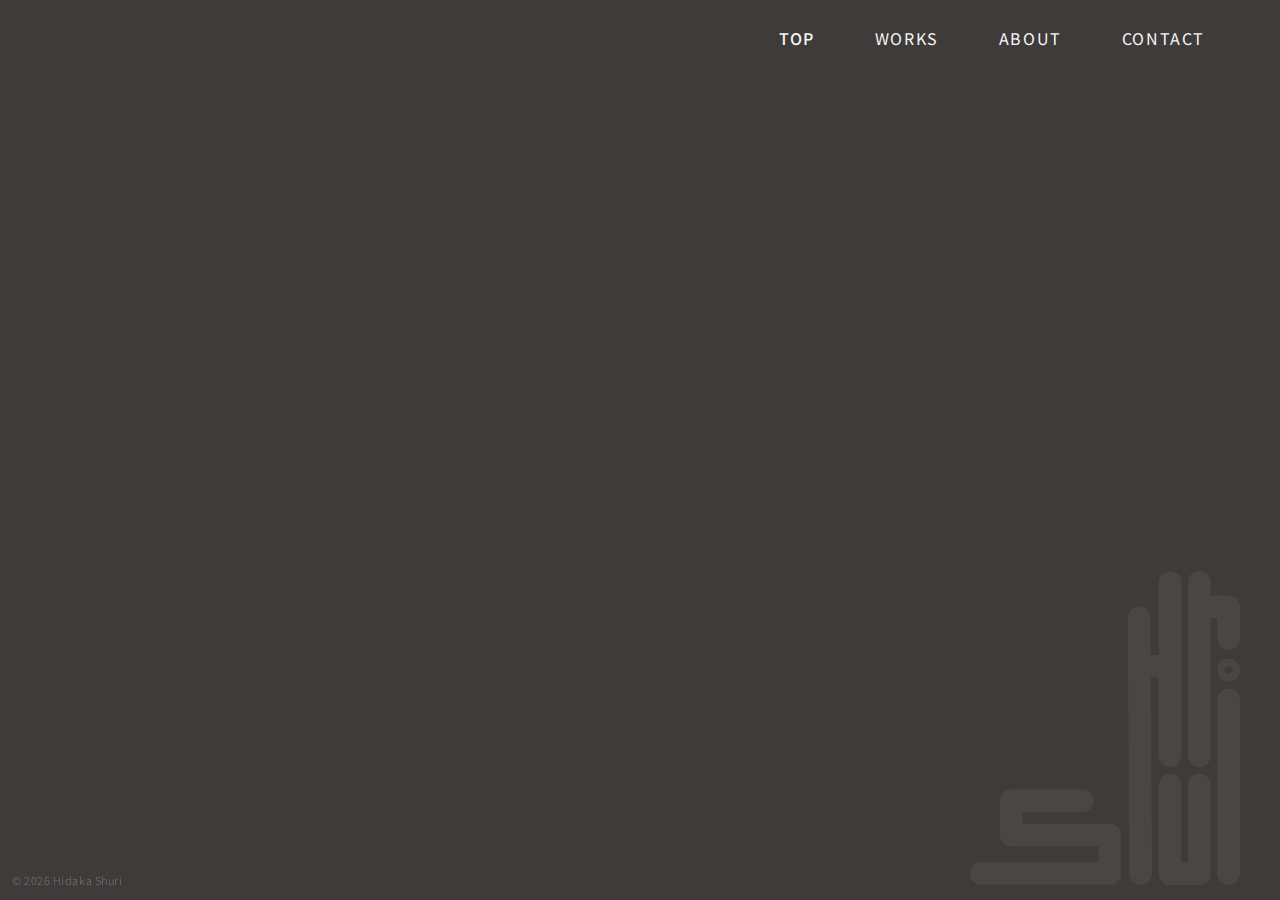
<file: index.html>
<!DOCTYPE html>
<html lang="ja">
<head>
  <meta charset="UTF-8">
  <meta name="viewport" content="width=device-width, initial-scale=1.0">
  <title>日高朱璃（ひだかしゅり / HIDAKA SHURI） | Web・グラフィックデザイナー | 大分</title>
  <meta name="description" content="大分市でWeb・グラフィックデザインを中心に制作しているデザイナー、日高朱璃（ひだかしゅり / HIDAKA SHURI）のポートフォリオサイト。シンプルで洗練された表現を得意としています。">
  <meta name="keywords" content="日高朱璃, ひだかしゅり, HIDAKA SHURI, HIDAKASHURI, Shuri Hidaka, ポートフォリオ, Webデザイナー, グラフィックデザイナー, 大分">
  <meta name="author" content="日高朱璃">
  <link rel="canonical" href="https://shuri2525.github.io/shuri-portfolio/">

  <!-- OGP -->
  <meta property="og:title" content="日高朱璃（HIDAKA SHURI） | Web・グラフィックデザイナー | 大分">
  <meta property="og:description" content="大分市でWeb・グラフィックデザインを中心に制作しているデザイナー、日高朱璃のポートフォリオ">
  <meta property="og:type" content="website">
  <meta property="og:url" content="https://shuri2525.github.io/shuri-portfolio/">
  <meta property="og:image" content="https://shuri2525.github.io/shuri-portfolio/assets/ogp.jpg">
  <meta property="og:site_name" content="日高朱璃 PORTFOLIO">
  <meta property="og:locale" content="ja_JP">

  <!-- Twitter Card -->
  <meta name="twitter:card" content="summary_large_image">
  <meta name="twitter:title" content="日高朱璃（HIDAKA SHURI） | Web・グラフィックデザイナー | 大分">
  <meta name="twitter:description" content="大分市でWeb・グラフィックデザインを中心に制作しているデザイナー、日高朱璃のポートフォリオ">
  <meta name="twitter:image" content="https://shuri2525.github.io/shuri-portfolio/assets/ogp.jpg">

  <!-- Favicon -->
  <link rel="icon" type="image/svg+xml" href="./assets/common/logo_3f3b3a.svg">
  <link rel="apple-touch-icon" href="./assets/common/logo_3f3b3a.svg">

  <!-- デバイス判定・自動リダイレクト -->
  <script src="./js/device-redirect.js?v=20260205"></script>

  <!-- SP版への関連づけ（SEO対策） -->
  <link rel="alternate" media="only screen and (max-width: 1024px)" href="./sp/index.html">

  <!-- CSS -->
  <link rel="stylesheet" href="./css/style.css">

  <!-- Google Fonts -->
  <link href="https://fonts.googleapis.com/css2?family=Noto+Sans+JP:wght@300;400;500&display=swap" rel="stylesheet">
</head>

<body>

  <!-- ヘッダー -->
  <header class="site-header">
    <nav class="nav">
      <ul class="nav-list">
        <li><a href="./index.html" class="active">TOP</a></li>
        <li><a href="./works.html">WORKS</a></li>
        <li><a href="./about.html">ABOUT</a></li>
        <li><a href="./contact.html">CONTACT</a></li>
      </ul>
    </nav>
  </header>

  <!-- メインビジュアル -->
  <main class="top-hero">

    <!-- 中央ロゴ -->
    <div class="hero-center">
      <img
        src="./assets/common/logo_f5f5f5.svg"
        alt="SHURI PORTFOLIO logo"
        class="hero-logo"
      >
      <p class="hero-title">SHURI PORTFOLIO SITE</p>
    </div>

    <!-- 装飾 -->
    <img
      src="./assets/deco/deco_f5f5f5.svg"
      alt=""
      class="hero-deco"
      aria-hidden="true"
    >

  </main>

  <div class="copyright-fixed">
    © 2026 Hidaka Shuri
  </div>
  
  <script src="./js/header-scroll.js"></script>

</body>
</html>
</file>
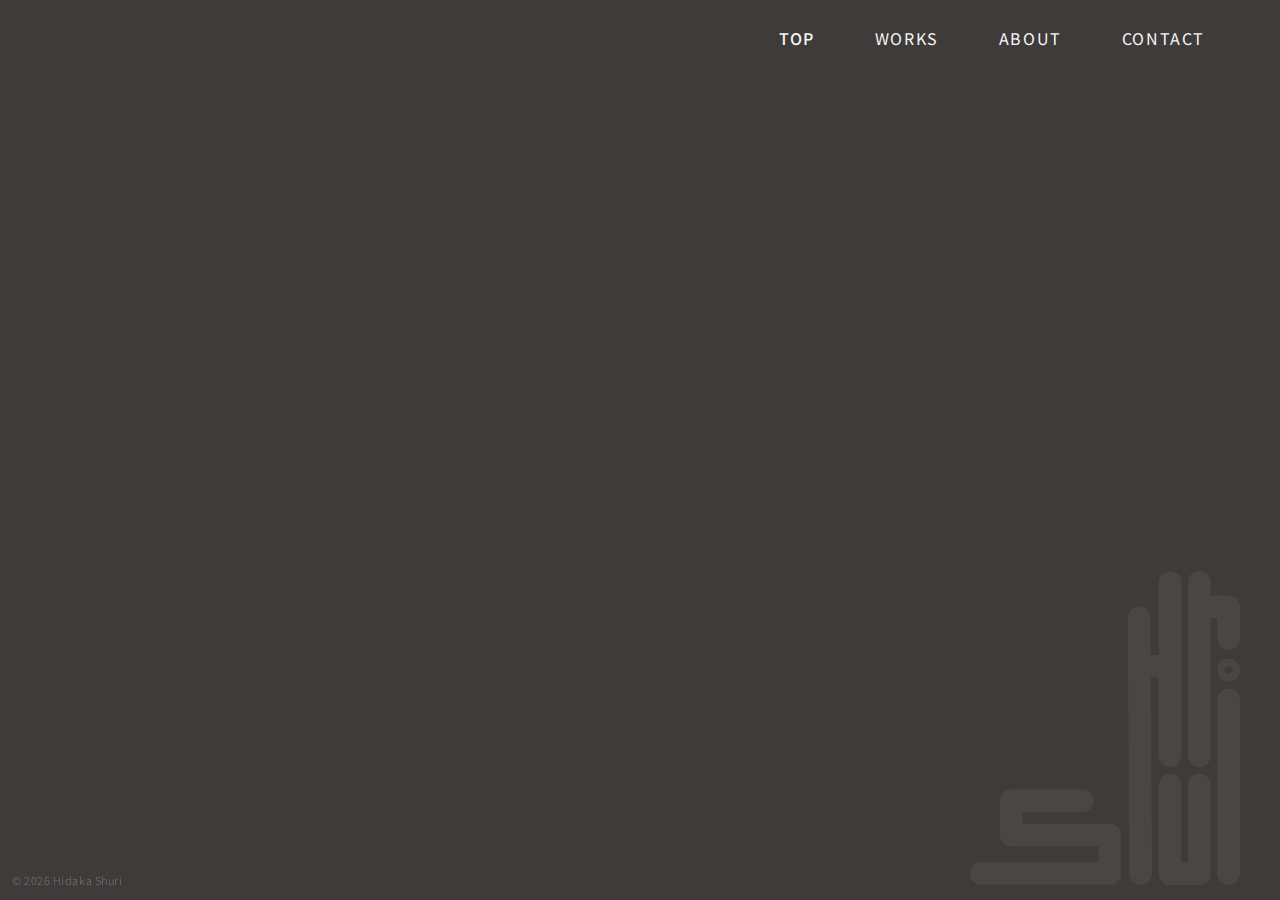
<file: sp/index.html>
<!DOCTYPE html>
<html lang="ja">
<head>
  <meta charset="UTF-8">
  <meta name="viewport" content="width=device-width, initial-scale=1.0">
  <title>日高朱璃（ひだかしゅり / HIDAKA SHURI） | Web・グラフィックデザイナー | 大分</title>
  <meta name="description" content="大分市でWeb・グラフィックデザインを中心に制作しているデザイナー、日高朱璃（ひだかしゅり / HIDAKA SHURI）のポートフォリオサイト。シンプルで洗練された表現を得意としています。">
  <meta name="keywords" content="日高朱璃, ひだかしゅり, HIDAKA SHURI, HIDAKASHURI, Shuri Hidaka, ポートフォリオ, Webデザイナー, グラフィックデザイナー, 大分">
  <meta name="author" content="日高朱璃">

  <!-- OGP -->
  <meta property="og:title" content="日高朱璃（HIDAKA SHURI） | Web・グラフィックデザイナー | 大分">
  <meta property="og:description" content="大分市でWeb・グラフィックデザインを中心に制作しているデザイナー、日高朱璃のポートフォリオ">
  <meta property="og:type" content="website">
  <meta property="og:url" content="https://shuri2525.github.io/shuri-portfolio/">
  <meta property="og:image" content="https://shuri2525.github.io/shuri-portfolio/assets/ogp.jpg">
  <meta property="og:site_name" content="日高朱璃 PORTFOLIO">
  <meta property="og:locale" content="ja_JP">

  <!-- Twitter Card -->
  <meta name="twitter:card" content="summary_large_image">
  <meta name="twitter:title" content="日高朱璃（HIDAKA SHURI） | Web・グラフィックデザイナー | 大分">
  <meta name="twitter:description" content="大分市でWeb・グラフィックデザインを中心に制作しているデザイナー、日高朱璃のポートフォリオ">
  <meta name="twitter:image" content="https://shuri2525.github.io/shuri-portfolio/assets/ogp.jpg">

  <!-- Favicon -->
  <link rel="icon" type="image/svg+xml" href="../assets/common/logo_3f3b3a.svg">
  <link rel="apple-touch-icon" href="../assets/common/logo_3f3b3a.svg">

  <!-- デバイス判定・自動リダイレクト -->
  <script src="../js/device-redirect.js"></script>

  <!-- PC版への関連づけ（SEO対策） -->
  <link rel="canonical" href="https://shuri2525.github.io/shuri-portfolio/">

  <!-- CSS -->
  <link rel="stylesheet" href="./sp-style.css">

  <!-- Google Fonts -->
  <link href="https://fonts.googleapis.com/css2?family=Noto+Sans+JP:wght@300;400;500&display=swap" rel="stylesheet">
</head>

<body class="sp-top">

<!-- スプラッシュ画面 -->
<div class="splash-screen" id="splashScreen">
  <div class="splash-content">
    <img src="../assets/common/logo_f5f5f5.svg" alt="SHURI LOGO" class="splash-logo" fetchpriority="high">
    <p class="splash-title">HIDAKA SHURI</p>
  </div>
  <img src="../assets/deco/deco_f5f5f5.svg" alt="" class="splash-deco" aria-hidden="true">
</div>

<!-- ヘッダー -->
<header class="sp-header" id="spHeader">
  <div class="sp-header-inner">
    <a href="./index.html" class="sp-logo-text" id="headerLogo">HIDAKA SHURI</a>
    <button class="hamburger" id="hamburger" aria-label="メニュー">
      <span></span>
      <span></span>
      <span></span>
    </button>
  </div>
</header>

<!-- メニューオーバーレイ -->
<nav class="menu-overlay" id="menuOverlay">
  <ul class="menu-list">
    <li><a href="./index.html">TOP</a></li>
    <li><a href="./works.html">WORKS</a></li>
    <li><a href="./about.html">ABOUT</a></li>
    <li><a href="./contact.html">CONTACT</a></li>
  </ul>

  <!-- Instagram -->
  <a
    href="https://www.instagram.com/hidaka.shuri?igsh=MzhubHdlcjQ0Y3Ez&utm_source=qr"
    class="menu-instagram"
    aria-label="Instagramを見る（外部リンク）"
    target="_blank"
    rel="noopener noreferrer"
  >
    Instagram
  </a>

  <!-- 右下装飾（模様） -->
  <img
    src="../assets/deco/deco_f5f5f5.svg"
    alt=""
    class="menu-pattern"
    aria-hidden="true"
  >
</nav>

<!-- メインコンテンツ -->
<main class="sp-main">

  <!-- WORKSセクション -->
  <section class="sp-section sp-works-section">
    <div class="sp-works-header">
      <h2 class="sp-section-title">WORKS</h2>
      <p class="sp-section-sub">制作事例</p>
    </div>

    <!-- CATEGORY -->
    <div class="sp-works-subheader">
      <h3 class="sp-works-subtitle">CATEGORY</h3>
    
    </div>
    <div class="category-list">
      
      <!-- WEB -->
      <div class="category-item">
        <div class="category-link" data-modal-url="./works.html?cat=web" role="link" tabindex="0" aria-label="WEB作品一覧を開く">
          <div class="category-thumb">
            <img src="../assets/works/web/01/hero1.jpg" alt="余白設計で魅せるポートフォリオ">
          </div>
          <div class="category-info">
            <a href="./works.html?cat=web" class="category-tag category-tag-link"># WEB</a>
            <h3 class="category-title">サイト制作・LP・ビジュアル改善</h3>
          </div>
        </div>
      </div>

      <!-- DTP -->
      <div class="category-item">
        <div class="category-link" data-modal-url="./works.html?cat=dtp" role="link" tabindex="0" aria-label="DTP作品一覧を開く">
          <div class="category-thumb">
            <img src="../assets/works/dtp/01/hero2.jpg" alt="第一印象を整える名刺デザイン">
          </div>
          <div class="category-info">
            <a href="./works.html?cat=dtp" class="category-tag category-tag-link"># DTP</a>
            <h3 class="category-title">名刺・チラシ・印刷物</h3>
          </div>
        </div>
      </div>

      <!-- GRAPHIC -->
      <div class="category-item">
        <div class="category-link" data-modal-url="./works.html?cat=graphic" role="link" tabindex="0" aria-label="GRAPHIC作品一覧を開く">
          <div class="category-thumb">
            <img src="../assets/works/graphic/01/hero1.jpg" alt="ロゴデザイン">
          </div>
          <div class="category-info">
            <a href="./works.html?cat=graphic" class="category-tag category-tag-link"># GRAPHIC</a>
            <h3 class="category-title">ロゴ・キービジュアル・印象設計</h3>
          </div>
        </div>
      </div>

    </div>

  </section>

  <!-- ABOUTセクション -->
  <section class="sp-section sp-about-section">

    <!-- セクションヘッダー（WORKSと同じ構造） -->
    <div class="sp-works-header">
      <h2 class="sp-section-title">ABOUT</h2>
      <p class="sp-section-sub">プロフィール</p>
    </div>

    <!-- ABOUTカード -->
    <div class="about-card-wrapper">
      <a href="./about.html" class="about-card-link">
        <div class="about-card">
          
          <!-- カード内コピー -->
          <div class="about-card-title-area">
            <p class="about-card-main-title">Design begins with structure.</p>
          </div>

          <!-- プロフィール画像 (4:5) -->
          <div class="about-card-image">
            <img src="../assets/about/about_picture1.png" alt="プロフィール写真">
          </div>
          
          <!-- プロフィールテキスト -->
          <div class="about-card-content">
            <div class="about-card-header">
              <h3 class="about-name">日高 朱璃</h3>
              <p class="about-name-en">HIDAKA SHURI</p>
            </div>

            <p class="about-philosophy">
              <span class="about-catchcopy">装飾よりも構造から考える</span><br>
              余白や比率、情報の整理によって<br>
              ブランドの印象は大きく変わると考えています。<br>
              <br>
              見た目を整えるだけでなく、<br>
              「誰にどう記憶されたいか」から逆算して設計します。
            </p>

            <!-- フッターリンク -->
            <div class="about-card-footer">
              <span class="about-card-footer-label">SKILL & PROFILE</span>
              <span class="about-card-footer-arrow">→</span>
            </div>
          </div>

        </div>
      </a>
    </div>
  </section>

  <!-- CONTACTセクション -->
  <section class="sp-section sp-contact-section">
    <a href="./contact.html" class="contact-button">
      <span class="contact-button-en">CONTACT</span>
      <span class="contact-button-ja">お問い合わせ</span>
      <span class="contact-arrow">→</span>
    </a>
  </section>

</main>

<!-- フッター -->
<footer class="sp-footer">
  <p class="sp-copyright">© 2026 Hidaka Shuri</p>
</footer>

<!-- JavaScript -->
<script>
  // WORKSデータ
  const TOP_WORKS_DATA = {
    web: [
      {
        "id": "01",
        "title": "余白設計で魅せるポートフォリオ",
        "tag": "ポートフォリオ / 個人制作",
        "thumb": "../assets/works/web/01/hero.jpg"
      },
      {
        "id": "02",
        "title": "予約導線を整えたホテルサイト",
        "tag": "TOPページ / コンペ制作",
        "thumb": "../assets/works/web/02/hero.jpg"
      },
      {
        "id": "03",
        "title": "癒しの空気感を伝えるヘッドスパLP",
        "tag": "TOPページ / コンペ制作",
        "thumb": "../assets/works/web/03/hero.jpg"
      },
      {
        "id": "05",
        "title": "信頼と先進性を両立した医院サイト",
        "tag": "TOPページ / コンペ制作",
        "thumb": "../assets/works/web/05/hero.jpg"
      }
    ],
    
    dtp: [
      {
        "id": "01",
        "title": "第一印象を整える名刺デザイン",
        "tag": "名刺 / 個人制作",
        "thumb": "../assets/works/dtp/01/hero.jpg"
      },
      {
        "id": "02",
        "title": "説明しやすい三つ折りリーフレット",
        "tag": "チラシ / 実案件",
        "thumb": "../assets/works/dtp/02/hero.jpg"
      },
      {
        "id": "03",
        "title": "更新運用に強い戸建て販売チラシ",
        "tag": "チラシ / 実案件",
        "thumb": "../assets/works/dtp/03/hero.jpg"
      }
    ],
    
    graphic: [
      {
        "id": "01",
        "title": "多義性を持つSモチーフロゴ",
        "tag": "ロゴ / コンペ",
        "thumb": "../assets/works/graphic/01/hero.webp"
      },
      {
        "id": "02",
        "title": "上質感を伝える美容室ロゴ提案",
        "tag": "ロゴ / コンペ",
        "thumb": "../assets/works/graphic/02/hero.webp"
      }
    ]
  };

  // スプラッシュ画面制御
  window.addEventListener('load', () => {
    const splashScreen = document.getElementById('splashScreen');
    
    setTimeout(() => {
      splashScreen.classList.add('fade-out');
      
      setTimeout(() => {
        splashScreen.style.display = 'none';
      }, 800);
    }, 2000);
  });

  // ページロード時の処理
  document.addEventListener('DOMContentLoaded', () => {
    // TOP WORKS: CATEGORYカードは指定URLへ遷移
    document.querySelectorAll('.category-link[data-modal-url]').forEach((card) => {
      const modalUrl = card.getAttribute('data-modal-url');
      if (!modalUrl) return;

      card.addEventListener('click', () => {
        window.location.href = modalUrl;
      });

      card.addEventListener('keydown', (event) => {
        if (event.key === 'Enter' || event.key === ' ') {
          event.preventDefault();
          window.location.href = modalUrl;
        }
      });
    });

    document.querySelectorAll('.category-tag-link').forEach((link) => {
      link.addEventListener('click', (event) => {
        event.stopPropagation();
      });
    });

    const aboutCardWrapper = document.querySelector('.sp-top .about-card-wrapper');
    if (!aboutCardWrapper) return;

    // 動きを抑制する環境ではアニメーションを無効化
    if (window.matchMedia('(prefers-reduced-motion: reduce)').matches) {
      aboutCardWrapper.classList.add('is-visible');
      return;
    }

    if (!('IntersectionObserver' in window)) {
      aboutCardWrapper.classList.add('is-visible');
      return;
    }

    const observer = new IntersectionObserver((entries) => {
      entries.forEach((entry) => {
        if (entry.isIntersecting) {
          aboutCardWrapper.classList.add('is-visible');
          observer.disconnect();
        }
      });
    }, {
      threshold: 0.2
    });

    observer.observe(aboutCardWrapper);
  });

  // ヘッダーロゴの表示制御（常時表示）
  const headerLogo = document.getElementById('headerLogo');
  if (headerLogo) {
    headerLogo.style.opacity = '1';
    headerLogo.style.visibility = 'visible';
  }

  // ハンバーガーメニュー
  const hamburger = document.getElementById('hamburger');
  const menuOverlay = document.getElementById('menuOverlay');

  hamburger.addEventListener('click', () => {
    hamburger.classList.toggle('active');
    menuOverlay.classList.toggle('active');
    document.body.style.overflow = hamburger.classList.contains('active') ? 'hidden' : '';
  });

  // メニューリンククリックで閉じる
  document.querySelectorAll('.menu-list a').forEach(link => {
    link.addEventListener('click', () => {
      hamburger.classList.remove('active');
      menuOverlay.classList.remove('active');
      document.body.style.overflow = '';
    });
  });
</script>
<script src="../js/sp-header-scroll.js"></script>

</body>
</html>
</file>
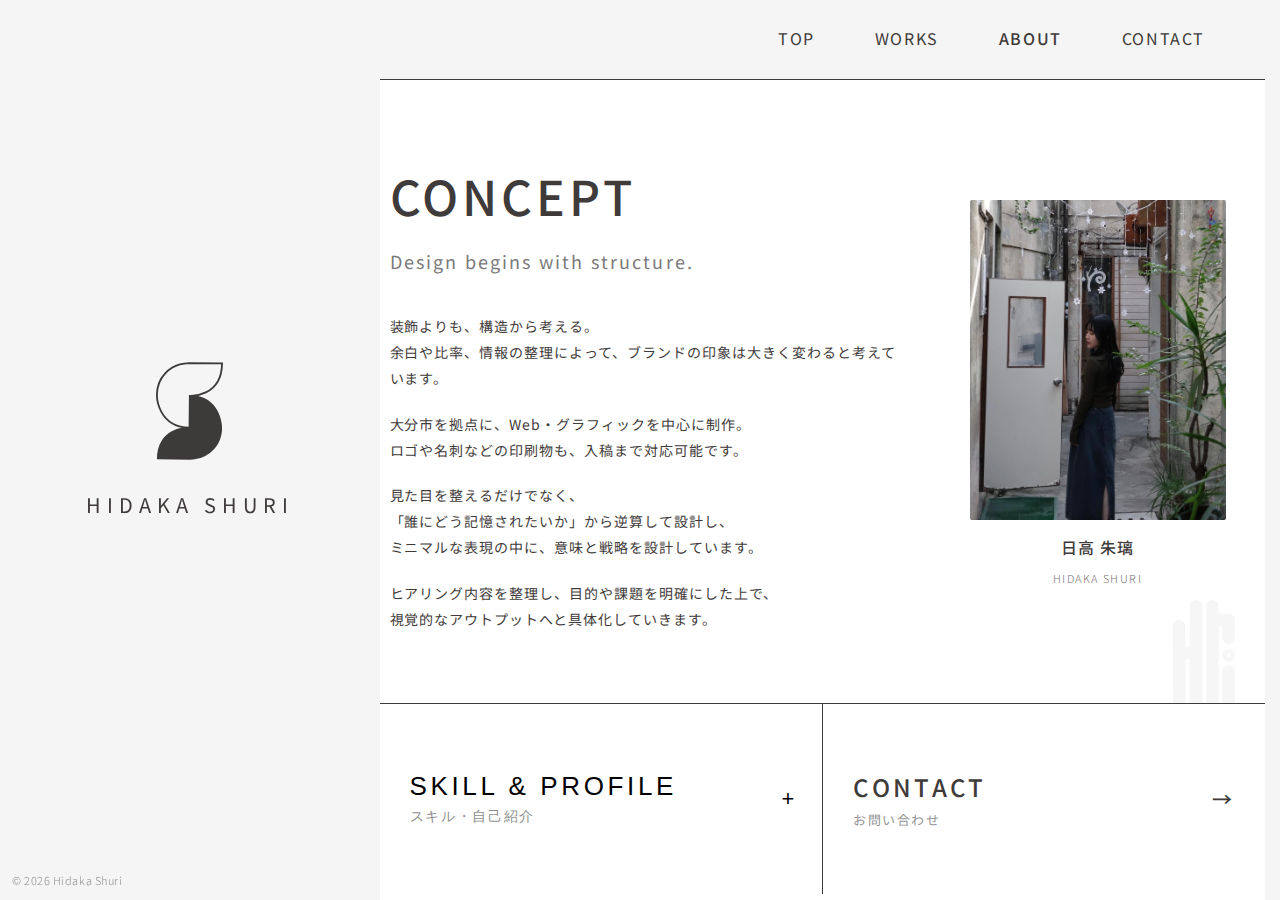
<file: about.html>
<!DOCTYPE html>
<html lang="ja">
<head>
  <meta charset="UTF-8">
  <meta name="viewport" content="width=device-width, initial-scale=1.0">
  <title>ABOUT | HIDAKA SHURI | Web・グラフィックデザイナー</title>
  <meta name="description" content="日高朱璃のプロフィール、スキル、制作への想いをご紹介。シンプルで洗練されたデザインを得意とし、ヒアリングを大切にしながら制作しています。">
  
  <!-- OGP -->
  <meta property="og:title" content="ABOUT | HIDAKA SHURI">
  <meta property="og:description" content="日高朱璃のプロフィール、スキル、制作への想いをご紹介">
  <meta property="og:type" content="website">
  <meta property="og:url" content="https://shuri2525.github.io/shuri-portfolio/about.html">
  <meta property="og:image" content="https://shuri2525.github.io/shuri-portfolio/assets/ogp.jpg">
  <meta property="og:site_name" content="HIDAKA SHURI PORTFOLIO">
  
  <!-- Twitter Card -->
  <meta name="twitter:card" content="summary_large_image">
  <meta name="twitter:title" content="ABOUT | HIDAKA SHURI">
  <meta name="twitter:description" content="日高朱璃のプロフィール、スキル、制作への想いをご紹介">
  <meta name="twitter:image" content="https://shuri2525.github.io/shuri-portfolio/assets/ogp.jpg">
  
  <!-- Favicon -->
  <link rel="icon" type="image/svg+xml" href="./assets/common/logo_3f3b3a.svg">
  <link rel="apple-touch-icon" href="./assets/common/logo_3f3b3a.svg">

  <!-- デバイス判定・自動リダイレクト -->
  <script src="./js/device-redirect.js?v=20260205"></script>

  <!-- SP版への関連づけ（SEO対策） -->
  <link rel="alternate" media="only screen and (max-width: 1024px)" href="./sp/about.html">

  <!-- CSS -->
  <link rel="stylesheet" href="./css/style.css">
  <link rel="stylesheet" href="./css/about.css">

  <!-- Google Fonts -->
  <link href="https://fonts.googleapis.com/css2?family=Noto+Sans+JP:wght@300;400;500&display=swap" rel="stylesheet">
</head>

<body class="page-about">

<!-- ヘッダー -->
<header class="site-header">
  <nav class="nav">
    <ul class="nav-list">
      <li><a href="./index.html">TOP</a></li>
      <li><a href="./works.html">WORKS</a></li>
      <li><a href="./about.html" class="active">ABOUT</a></li>
      <li><a href="./contact.html">CONTACT</a></li>
    </ul>
  </nav>
</header>

<!-- 左カラム（固定30%） -->
<aside class="about-left">
  <a href="./index.html" class="about-left-link" aria-label="TOPへ戻る">
    <div class="about-left-inner">
    <img src="./assets/common/logo_3f3b3a.svg" alt="SHURI LOGO" class="about-left-logo">
    <p class="about-left-title">HIDAKA SHURI</p>
    </div>
  </a>
</aside>

<!-- メインコンテンツ -->
<main class="about-main page-main">

  <!-- 装飾 -->
  <img src="./assets/deco/deco_3f3b3a.svg" class="page-deco" alt="">

  <!-- ABOUTテキスト + プロフィール画像 -->
  <section class="about-intro">

    <!-- ABOUTテキスト -->
    <div class="about-text-block">
      <h1 class="about-heading">CONCEPT</h1>
      <p class="about-sub">Design begins with structure.</p>

      <div class="about-description">

<p>
装飾よりも、構造から考える。<br>
余白や比率、情報の整理によって、ブランドの印象は大きく変わると考えています。
</p>

<p>
大分市を拠点に、Web・グラフィックを中心に制作。<br>
ロゴや名刺などの印刷物も、入稿まで対応可能です。
</p>

<p>
見た目を整えるだけでなく、<br>
「誰にどう記憶されたいか」から逆算して設計し、<br>
ミニマルな表現の中に、意味と戦略を設計しています。
</p>

<p>
ヒアリング内容を整理し、目的や課題を明確にした上で、<br>
視覚的なアウトプットへと具体化していきます。
</p>

      </div>
    </div>

    <!-- プロフィール画像 -->
<div class="about-profile-image-block">
  <img src="./assets/about/about_picture1.png" alt="プロフィール写真" class="about-profile-image">

  <!-- 名前 + 肩書き -->
  <div class="about-profile-info">
    <h2 class="about-name">日高 朱璃</h2>
    <p class="about-name-en">HIDAKA SHURI</p>
  </div>
</div>

    

  </section>

  <!-- SKILL & PROFILE / CONTACT 横並び -->
  <section class="about-abilities">

    <div class="abilities-container">

      <!-- SKILL & PROFILE -->
      <div class="ability-block ability-accordion">
        <button class="ability-header" type="button">
          <span class="ability-title">SKILL & PROFILE</span>
          <span class="ability-sub">スキル・自己紹介</span>
          <span class="ability-toggle">+</span>
        </button>

        <div class="ability-body">
          <ul class="ability-list">
            <!-- PROFILE -->
            <li class="ability-section">
              <h3 class="ability-section-title">PROFILE</h3>
            </li>
            <li>
              <h3>自己紹介</h3>
              <p>日高 朱璃｜大分市在住｜2000年2月生まれ</p>
            </li>
            
            <!-- SKILL -->
            <li class="ability-section">
              <h3 class="ability-section-title">SKILL</h3>
            </li>
            
            <li class="skill-inline">
              <h3>デザインツール</h3>
              <p>Illustrator</p>
              <p>Photoshop</p>
            </li>
            
            <li>
              <h3>Webデザイン</h3>
              <p>Webサイト｜LP</p>
            </li>

            <li>
              <h3>DTPデザイン</h3>
              <p>名刺｜チラシ｜パンフレット</p>
            </li>

            <li>
              <h3>グラフィックデザイン</h3>
              <p>ロゴ｜パッケージ｜写真加工・レタッチ</p>
            </li>
            
            <li class="skill-inline">
              <h3>コーディング</h3>
              <p>HTML</p>
              <p>CSS</p>
            </li>

            <li>
              <h3>その他</h3>
              <p>SNSリール動画編集｜LINEスタンプ制作</p>
            </li>

            <!-- 資格 -->
            <li class="ability-section">
              <h3 class="ability-section-title">CERTIFICATION</h3>
            </li>
            <li>
              <h3>Adobe認定資格</h3>
              <p>Illustrator｜Photoshop｜Webクリエイター ＜各エキスパート＞</p>
            </li>
            
          </ul>
        </div>
      </div>

      <!-- CONTACT -->
      <div class="ability-block ability-contact-block">
        <a href="./contact.html" class="ability-header ability-contact-link">
          <span class="ability-title">CONTACT</span>
          <span class="ability-sub">お問い合わせ</span>
          <span class="ability-toggle">→</span>
        </a>
      </div>

    </div><!-- abilities-container -->

  </section>

</main>

<!-- アコーディオンJS -->
<script>
  document.querySelectorAll('.ability-block.ability-accordion').forEach(function (block) {
    const header = block.querySelector('.ability-header');
    const toggle = block.querySelector('.ability-toggle');

    function toggleBlock() {
      block.classList.toggle('is-open');
      
      if (block.classList.contains('is-open')) {
        toggle.textContent = '-';
      } else {
        toggle.textContent = '+';
      }
    }

    header.addEventListener('click', toggleBlock);
  });
</script>

<script src="./js/header-scroll.js"></script>

<div class="copyright-fixed">
  © 2026 Hidaka Shuri
</div>


</body>


</html>
</file>
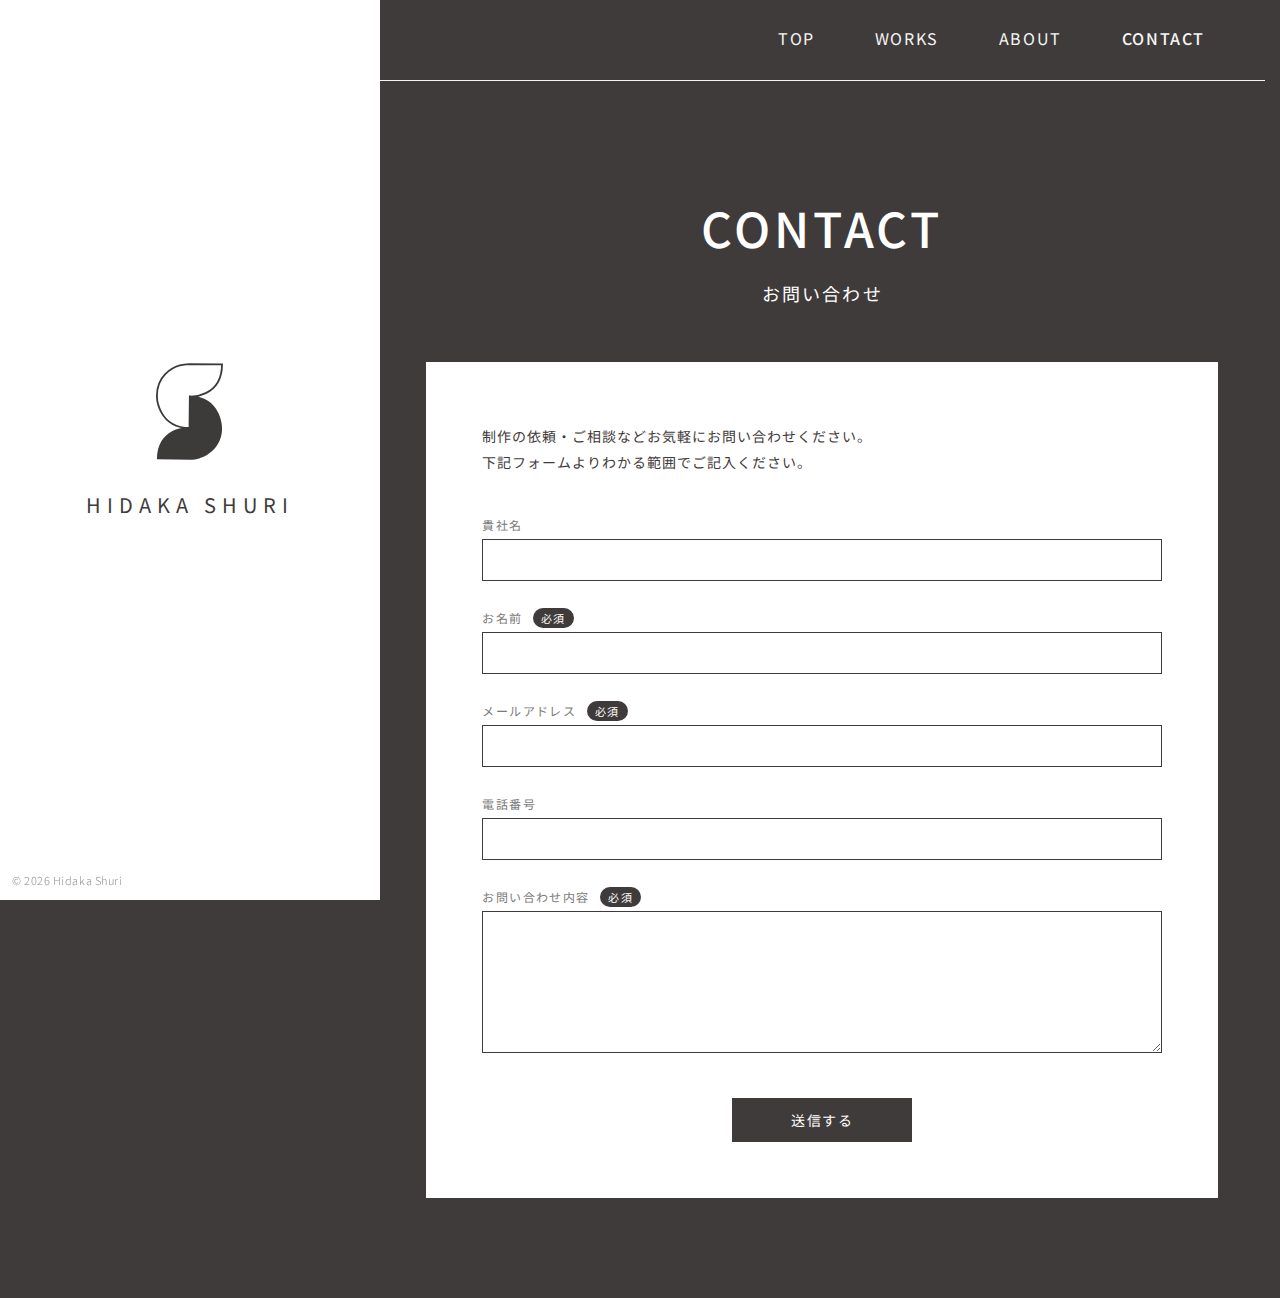
<file: contact.html>
<!DOCTYPE html>
<html lang="ja">
<head>
  <meta charset="UTF-8">
  <meta name="viewport" content="width=device-width, initial-scale=1.0">
  <title>CONTACT | 日高朱璃（ひだかしゅり / HIDAKA SHURI） | Web・グラフィックデザイナー</title>
  <meta name="description" content="制作のご依頼・ご相談はこちらから。お気軽にお問い合わせください。">
  
  <!-- OGP -->
  <meta property="og:title" content="CONTACT | HIDAKA SHURI">
  <meta property="og:description" content="制作のご依頼・ご相談はこちらから。お気軽にお問い合わせください">
  <meta property="og:type" content="website">
  <meta property="og:url" content="https://shuri2525.github.io/shuri-portfolio/contact.html">
  <meta property="og:image" content="https://shuri2525.github.io/shuri-portfolio/assets/ogp.jpg">
  <meta property="og:site_name" content="HIDAKA SHURI PORTFOLIO">
  
  <!-- Twitter Card -->
  <meta name="twitter:card" content="summary_large_image">
  <meta name="twitter:title" content="CONTACT | HIDAKA SHURI">
  <meta name="twitter:description" content="制作のご依頼・ご相談はこちらから。お気軽にお問い合わせください">
  <meta name="twitter:image" content="https://shuri2525.github.io/shuri-portfolio/assets/ogp.jpg">
  
  <!-- Favicon -->
  <link rel="icon" type="image/svg+xml" href="./assets/common/logo_3f3b3a.svg">
  <link rel="apple-touch-icon" href="./assets/common/logo_3f3b3a.svg">

  <!-- デバイス判定・自動リダイレクト -->
  <script src="./js/device-redirect.js?v=20260205"></script>

  <!-- SP版への関連づけ（SEO対策） -->
  <link rel="alternate" media="only screen and (max-width: 1024px)" href="./sp/contact.html">

  <!-- CSS -->
  <link rel="stylesheet" href="./css/style.css">
  <link rel="stylesheet" href="./css/contact.css">

  <!-- Google Fonts -->
  <link href="https://fonts.googleapis.com/css2?family=Noto+Sans+JP:wght@300;400;500&display=swap" rel="stylesheet">
</head>

<body class="page-contact">

<!-- ヘッダー -->
<header class="site-header">
  <nav class="nav">
    <ul class="nav-list">
      <li><a href="./index.html">TOP</a></li>
      <li><a href="./works.html">WORKS</a></li>
      <li><a href="./about.html">ABOUT</a></li>
      <li><a href="./contact.html" class="active">CONTACT</a></li>
    </ul>
  </nav>
</header>

<!-- 左カラム -->
<aside class="contact-left">
  <a href="./index.html" class="contact-left-link" aria-label="TOPへ戻る">
    <div class="contact-left-inner">
    <img
      src="./assets/common/logo_3f3b3a.svg"
      alt="SHURI LOGO"
      class="contact-left-logo"
    >
    <p class="contact-left-title">HIDAKA SHURI</p>
    </div>
  </a>
</aside>

<!-- メインコンテンツ -->
<main class="contact-main page-main">

  <!-- ページタイトル -->
  <h1 class="contact-title">CONTACT</h1>
  <p class="contact-subtitle">お問い合わせ</p>

  <!-- フォーム -->
  <section class="contact-form-wrapper">

    <p class="contact-lead">
      制作の依頼・ご相談などお気軽にお問い合わせください。<br>
      下記フォームよりわかる範囲でご記入ください。
    </p>

    <form class="contact-form" id="contactForm">

      <div class="form-group">
        <label for="company">貴社名</label>
        <input type="text" id="company" name="company">
      </div>

      <div class="form-group">
        <label for="name">お名前 <span class="required">必須</span></label>
        <input type="text" id="name" name="name" required>
      </div>

      <div class="form-group">
        <label for="email">メールアドレス <span class="required">必須</span></label>
        <input type="email" id="email" name="email" required>
      </div>

      <div class="form-group">
        <label for="tel">電話番号</label>
        <input type="tel" id="tel" name="tel">
      </div>

      <div class="form-group">
        <label for="message">お問い合わせ内容 <span class="required">必須</span></label>
        <textarea id="message" name="message" rows="6" required></textarea>
      </div>

      <div class="form-submit">
        <button type="submit">送信する</button>
      </div>

    </form>
  </section>

  <div class="copyright-fixed">
    © 2026 Hidaka Shuri
  </div>
  
  <script src="./js/header-scroll.js"></script>

  <!-- フォーム送信処理 -->
  <script>
    const form = document.getElementById('contactForm');
    const formWrapper = document.querySelector('.contact-form-wrapper');
    
    // Googleフォーム送信URL
    const GOOGLE_FORM_URL = 'https://docs.google.com/forms/d/e/1FAIpQLSeIKCRpT29dpIj_WRiTTHyYIz9mvynQz4BnxChk4uaidYpy5A/formResponse';
    
    // Googleフォームの各フィールドのentry ID
    const FIELD_IDS = {
      company: 'entry.527448709',   // 貴社名
      name: 'entry.1780214834',     // お名前
      email: 'entry.580767685',     // メールアドレス
      tel: 'entry.1108535601',      // 電話番号
      message: 'entry.63702374'     // お問い合わせ内容
    };
    
    form.addEventListener('submit', async (e) => {
      e.preventDefault();
      
      // 送信ボタンを無効化
      const submitBtn = form.querySelector('button[type="submit"]');
      const originalText = submitBtn.textContent;
      submitBtn.disabled = true;
      submitBtn.classList.add('is-loading');
      submitBtn.setAttribute('aria-busy', 'true');
      submitBtn.textContent = '送信中';
      
      // フォームデータを取得
      const formData = new FormData();
      formData.append(FIELD_IDS.company, document.getElementById('company').value);
      formData.append(FIELD_IDS.name, document.getElementById('name').value);
      formData.append(FIELD_IDS.email, document.getElementById('email').value);
      formData.append(FIELD_IDS.tel, document.getElementById('tel').value);
      formData.append(FIELD_IDS.message, document.getElementById('message').value);
      
      try {
        // Googleフォームに送信（CORS対策のためno-corsモード）
        await fetch(GOOGLE_FORM_URL, {
          method: 'POST',
          body: formData,
          mode: 'no-cors'
        });
        
        // 成功メッセージを表示
        formWrapper.style.background = 'rgba(255, 255, 255, 0.95)';
        formWrapper.innerHTML = `
          <div style="text-align: center; padding: 60px 40px;">
            <svg width="48" height="48" viewBox="0 0 48 48" fill="none" xmlns="http://www.w3.org/2000/svg" style="margin-bottom: 24px;">
              <circle cx="24" cy="24" r="22" stroke="#3f3b3a" stroke-width="1.5" fill="none"/>
              <path d="M15 24L21 30L33 18" stroke="#3f3b3a" stroke-width="2" stroke-linecap="round" stroke-linejoin="round" fill="none"/>
            </svg>
            
            <h2 style="font-size: 18px; font-weight: 400; letter-spacing: 0.12em; margin: 0 0 12px; color: #3f3b3a;">
              お問い合わせありがとうございます
            </h2>
            
            <p style="font-size: 14px; font-weight: 400; letter-spacing: 0.07em; line-height: 1.85; color: #3f3b3a; margin: 0 0 40px;">
              内容を確認のうえ、数日以内にご連絡いたします。
            </p>
            
            <a href="./index.html" style="display: inline-block; padding: 12px 48px; background: #3f3b3a; color: #ffffff; font-size: 14px; font-weight: 400; letter-spacing: 0.12em; text-decoration: none; transition: opacity 0.2s ease;">
              TOPへ戻る
            </a>
          </div>
        `;
        
      } catch (error) {
        console.error('送信エラー:', error);
        alert('送信に失敗しました。お手数ですが、再度お試しください。');
        submitBtn.disabled = false;
        submitBtn.classList.remove('is-loading');
        submitBtn.removeAttribute('aria-busy');
        submitBtn.textContent = originalText;
      }
    });
  </script>

</main>

  
</body>
</html>
</file>
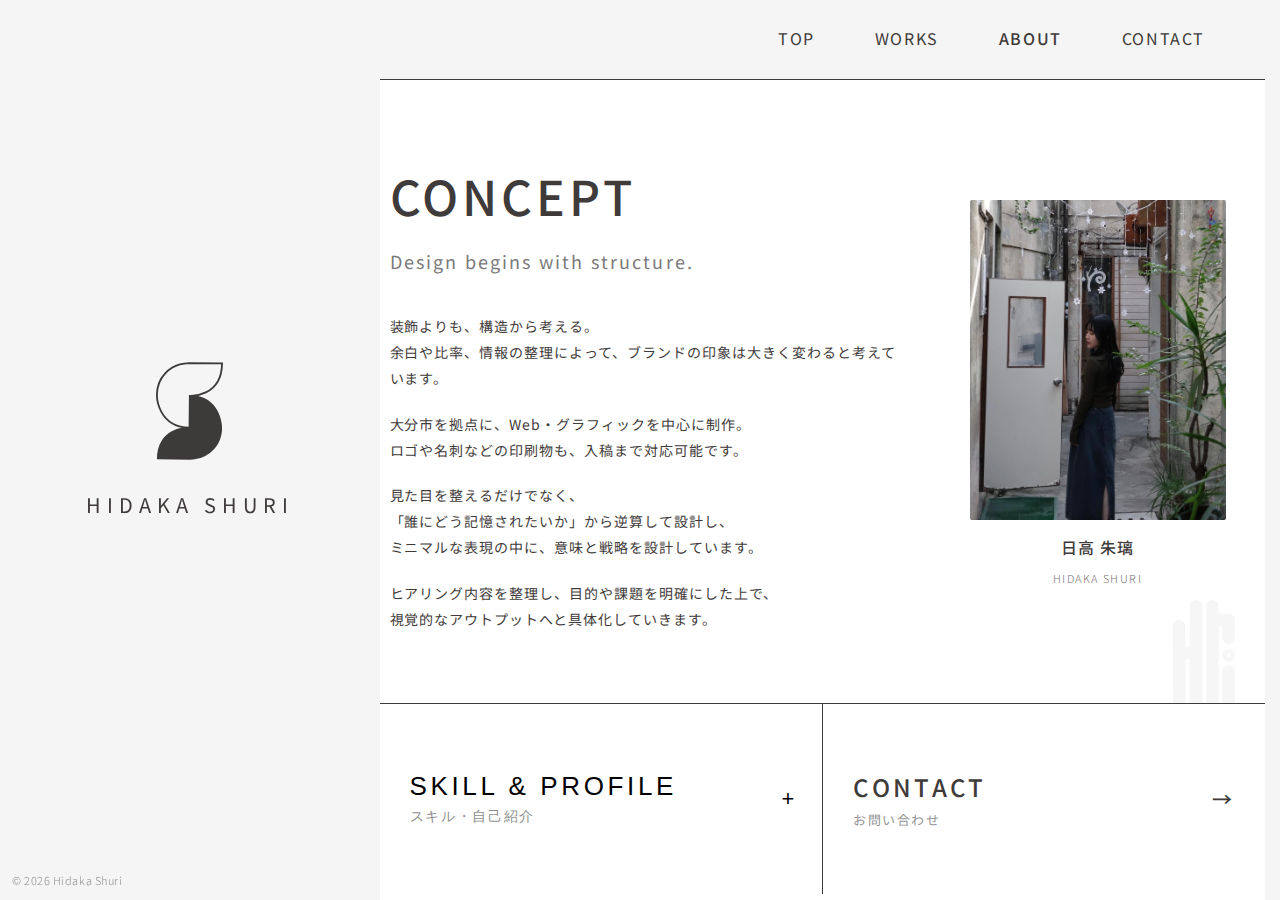
<file: sp/about.html>
<!DOCTYPE html>
<html lang="ja">
<head>
  <meta charset="UTF-8">
  <meta name="viewport" content="width=device-width, initial-scale=1.0">
  <title>ABOUT | HIDAKA SHURI | Web・グラフィックデザイナー | 大分</title>
  <meta name="description" content="大分市拠点のデザイナー・日高朱璃のプロフィールページ。Web・グラフィックデザイン、DTPを中心に、構造から考えるデザインを手がけています。">

  <!-- OGP -->
  <meta property="og:title" content="ABOUT | HIDAKA SHURI | Web・グラフィックデザイナー">
  <meta property="og:description" content="大分市拠点のデザイナー・日高朱璃のプロフィール。構造から考えるデザインを手がけています。">
  <meta property="og:type" content="website">
  <meta property="og:url" content="https://shuri2525.github.io/shuri-portfolio/sp/about.html">
  <meta property="og:image" content="https://shuri2525.github.io/shuri-portfolio/assets/ogp.jpg">
  <meta property="og:site_name" content="HIDAKA SHURI PORTFOLIO">

  <!-- Twitter Card -->
  <meta name="twitter:card" content="summary_large_image">
  <meta name="twitter:title" content="ABOUT | HIDAKA SHURI | Web・グラフィックデザイナー">
  <meta name="twitter:description" content="大分市拠点のデザイナー・日高朱璃のプロフィール。構造から考えるデザインを手がけています。">
  <meta name="twitter:image" content="https://shuri2525.github.io/shuri-portfolio/assets/ogp.jpg">

  <!-- Favicon -->
  <link rel="icon" type="image/svg+xml" href="../assets/common/logo_3f3b3a.svg">
  <link rel="apple-touch-icon" href="../assets/common/logo_3f3b3a.svg">

  <!-- デバイス判定・自動リダイレクト -->
  <script src="../js/device-redirect.js"></script>

  <!-- PC版への関連づけ（SEO対策） -->
  <link rel="canonical" href="../about.html">

  <!-- CSS -->
  <link rel="stylesheet" href="./sp-style.css">

  <!-- Google Fonts -->
  <link href="https://fonts.googleapis.com/css2?family=Noto+Sans+JP:wght@300;400;500&display=swap" rel="stylesheet">
</head>

<body class="sp-about">

<!-- ヘッダー -->
<header class="sp-header">
  <div class="sp-header-inner">
    <a href="./index.html" class="sp-logo-text">HIDAKA SHURI</a>
    <button class="hamburger" id="hamburger" aria-label="メニュー">
      <span></span>
      <span></span>
      <span></span>
    </button>
  </div>
</header>

<!-- メニューオーバーレイ -->
<nav class="menu-overlay" id="menuOverlay">
  <ul class="menu-list">
    <li><a href="./index.html">TOP</a></li>
    <li><a href="./works.html">WORKS</a></li>
    <li><a href="./about.html">ABOUT</a></li>
    <li><a href="./contact.html">CONTACT</a></li>
  </ul>

  <!-- Instagram -->
  <a
    href="https://www.instagram.com/hidaka.shuri?igsh=MzhubHdlcjQ0Y3Ez&utm_source=qr"
    class="menu-instagram"
    aria-label="Instagramを見る（外部リンク）"
    target="_blank"
    rel="noopener noreferrer"
  >
    Instagram
  </a>

  <!-- 右下装飾（模様） -->
  <img
    src="../assets/deco/deco_f5f5f5.svg"
    alt=""
    class="menu-pattern"
    aria-hidden="true"
  >
</nav>

<!-- メインコンテンツ -->
<main class="sp-main">


  <!-- ページタイトル -->
  <section class="sp-page-header sp-about-page-header">
   <h1 class="sp-page-title">CONCEPT</h1>
    <p class="sp-page-subtitle">Design begins with structure.</p>
  </section>

  <!-- ABOUTコンテンツ -->
  <section class="sp-about-content">
    
   <!-- ① プロフィール画像 (4:5) -->
    <div class="sp-about-profile-image">
      <img src="../assets/about/about_picture1.png" alt="プロフィール写真">
    </div>

    <!-- ② 名前 + 肩書き -->
    <div class="sp-about-profile-info">
      <h2 class="sp-about-name">日高 朱璃</h2>
      <p class="sp-about-name-en">HIDAKA SHURI</p>
    </div>
    <!-- 説明文 -->
    <div class="sp-about-description">
<p>
装飾よりも、構造から考える。<br>
<br>
余白や比率、情報の整理によって<br>
ブランドの印象は大きく変わると考えています。
</p>

<p>
大分市を拠点に、Web・グラフィックを中心に制作。<br>
ロゴや名刺などの印刷物も、入稿まで対応可能です。
</p>

<p>
見た目を整えるだけでなく、<br>
「誰にどう記憶されたいか」から逆算して設計し、<br>
ミニマルな表現の中に、意味と戦略を設計しています。
</p>

<p>
ヒアリング内容を整理し、<br>
目的や課題を明確にした上で、<br>
視覚的なアウトプットへと具体化していきます。
</p>
    </div>

    <div class="sp-about-deco-wrap" aria-hidden="true">
      <img src="../assets/deco/deco_3f3b3a.svg" alt="" class="sp-about-deco">
    </div>

  </section>

  <!-- 仕切りライン -->
  <div class="sp-section-divider"></div>

  <!-- SKILL & PROFILE -->
  <section class="sp-about-ability">
    <button
      class="sp-ability-header"
      id="whatIDoToggle"
      type="button"
      aria-expanded="false"
      aria-controls="whatIDoBody"
    >
      <div class="sp-ability-title-wrap">
        <span class="sp-ability-title">SKILL & PROFILE</span>
        <span class="sp-ability-sub">スキル・自己紹介</span>
      </div>
      <span class="sp-ability-toggle">+</span>
    </button>

    <div class="sp-ability-body" id="whatIDoBody" aria-hidden="true">
      <div class="sp-ability-scroll-container">
        <ul class="sp-ability-list">
          <!-- PROFILE -->
          <li class="ability-section">
            <h3 class="ability-section-title">PROFILE</h3>
          </li>
          <li>
            <h3>自己紹介</h3>
            <p>日高 朱璃｜大分市在住｜2000年2月生まれ</p>
          </li>
          
          <!-- SKILL -->
          <li class="ability-section">
            <h3 class="ability-section-title">SKILL</h3>
          </li>
          
          <li class="skill-inline">
            <h3>デザインツール</h3>
            <p>Illustrator</p>
            <p>Photoshop</p>
          </li>
          
          <li>
            <h3>Webデザイン</h3>
            <p>Webサイト｜LP</p>
          </li>

          <li>
            <h3>DTPデザイン</h3>
            <p>名刺｜チラシ｜パンフレット</p>
          </li>

          <li>
            <h3>グラフィックデザイン</h3>
            <p>ロゴ｜パッケージ｜写真加工・レタッチ</p>
          </li>
          
          <li class="skill-inline">
            <h3>コーディング</h3>
            <p>HTML</p>
            <p>CSS</p>
          </li>

          <li>
            <h3>その他</h3>
            <p>SNSリール動画編集｜LINEスタンプ制作</p>
          </li>

          <!-- 資格 -->
          <li class="ability-section">
            <h3 class="ability-section-title">CERTIFICATION</h3>
          </li>
          <li>
            <h3>Adobe認定資格</h3>
            <p>Illustrator｜Photoshop｜Webクリエイター ＜各エキスパート＞</p>
          </li>
        </ul>
      </div>
    </div>
  </section>

  <!-- CONTACT -->
<section class="sp-section sp-contact-section">
  <a href="./contact.html" class="contact-button">
    <p class="contact-button-en">CONTACT</p>
    <p class="contact-button-ja">お問い合わせ</p>
    <span class="contact-arrow">→</span>
  </a>
</section>

</main>

<!-- フッター -->
<footer class="sp-footer">
  <p class="sp-copyright">© 2026 Hidaka Shuri</p>
</footer>

<!-- JavaScript -->
<script>
  // ヘッダーロゴの表示制御（ABOUTページはヒーローセクションなし）
  const headerLogo = document.querySelector('.sp-logo-text');
  
  // ヘッダーロゴは常に表示
  if (headerLogo) {
    headerLogo.style.opacity = '1';
    headerLogo.style.visibility = 'visible';
  }

  // ハンバーガーメニュー
  const hamburger = document.getElementById('hamburger');
  const menuOverlay = document.getElementById('menuOverlay');

  hamburger.addEventListener('click', () => {
    hamburger.classList.toggle('active');
    menuOverlay.classList.toggle('active');
    document.body.style.overflow = hamburger.classList.contains('active') ? 'hidden' : '';
  });

  // メニューリンククリックで閉じる
  document.querySelectorAll('.menu-list a').forEach(link => {
    link.addEventListener('click', () => {
      hamburger.classList.remove('active');
      menuOverlay.classList.remove('active');
      document.body.style.overflow = '';
    });
  });

  // アコーディオン
  function setupAccordion(toggleId, bodyId) {
    const toggle = document.getElementById(toggleId);
    const body = document.getElementById(bodyId);
    const icon = toggle.querySelector('.sp-ability-toggle');

    toggle.addEventListener('click', () => {
      const isOpen = body.classList.contains('active');

      if (isOpen) {
        body.classList.remove('active');
        icon.textContent = '+';
        toggle.setAttribute('aria-expanded', 'false');
        body.setAttribute('aria-hidden', 'true');
      } else {
        body.classList.add('active');
        icon.textContent = '−';
        toggle.setAttribute('aria-expanded', 'true');
        body.setAttribute('aria-hidden', 'false');
      }
    });
  }

  setupAccordion('whatIDoToggle', 'whatIDoBody');
</script>
<script src="../js/sp-header-scroll.js"></script>

</body>
</html>
</file>
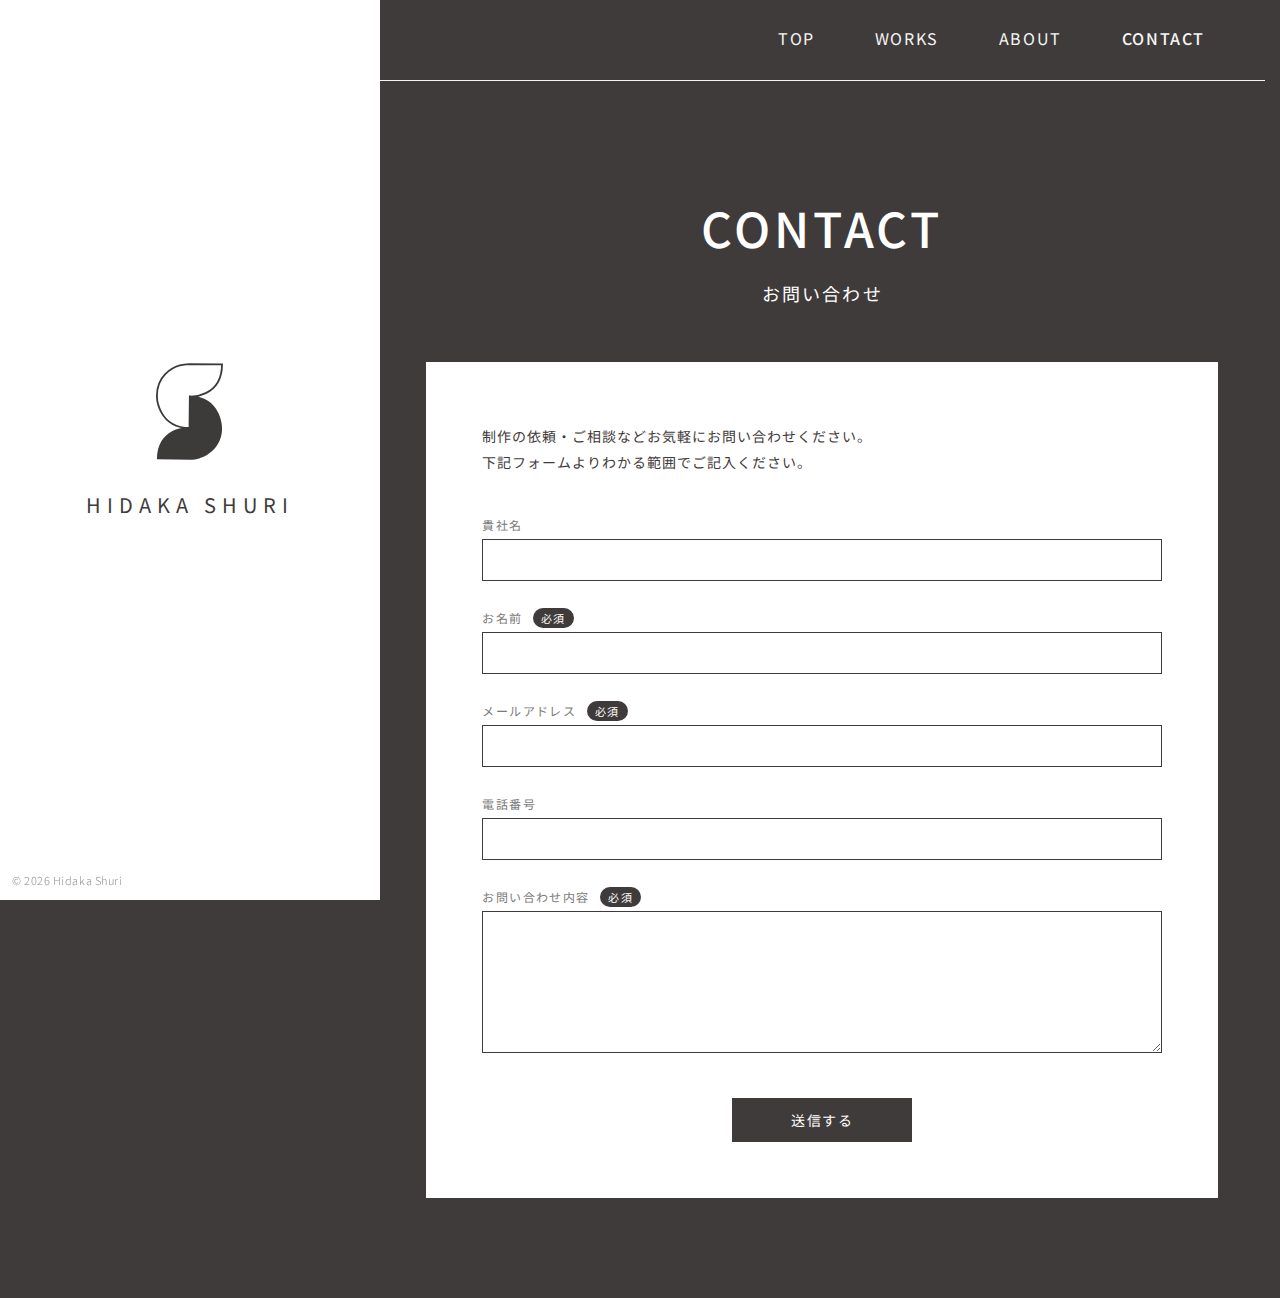
<file: sp/contact.html>
<!DOCTYPE html>
<html lang="ja">
<head>
  <meta charset="UTF-8">
  <meta name="viewport" content="width=device-width, initial-scale=1.0">
  <title>CONTACT | 日高朱璃（ひだかしゅり / HIDAKA SHURI） | Web・グラフィックデザイナー | 大分</title>
  <meta name="description" content="デザイナー・日高朱璃へのお問い合わせはこちらから。制作のご依頼・ご相談をお気軽にどうぞ。">

  <!-- OGP -->
  <meta property="og:title" content="CONTACT | HIDAKA SHURI | Web・グラフィックデザイナー">
  <meta property="og:description" content="デザイナー・日高朱璃へのお問い合わせ。制作のご依頼・ご相談はこちらから。">
  <meta property="og:type" content="website">
  <meta property="og:url" content="https://shuri2525.github.io/shuri-portfolio/sp/contact.html">
  <meta property="og:image" content="https://shuri2525.github.io/shuri-portfolio/assets/ogp.jpg">
  <meta property="og:site_name" content="HIDAKA SHURI PORTFOLIO">

  <!-- Twitter Card -->
  <meta name="twitter:card" content="summary_large_image">
  <meta name="twitter:title" content="CONTACT | HIDAKA SHURI | Web・グラフィックデザイナー">
  <meta name="twitter:description" content="デザイナー・日高朱璃へのお問い合わせ。制作のご依頼・ご相談はこちらから。">
  <meta name="twitter:image" content="https://shuri2525.github.io/shuri-portfolio/assets/ogp.jpg">

  <!-- Favicon -->
  <link rel="icon" type="image/svg+xml" href="../assets/common/logo_3f3b3a.svg">
  <link rel="apple-touch-icon" href="../assets/common/logo_3f3b3a.svg">

  <!-- デバイス判定・自動リダイレクト -->
  <script src="../js/device-redirect.js"></script>

  <!-- PC版への関連づけ（SEO対策） -->
  <link rel="canonical" href="../contact.html">

  <!-- CSS -->
  <link rel="stylesheet" href="./sp-style.css">

  <!-- Google Fonts -->
  <link href="https://fonts.googleapis.com/css2?family=Noto+Sans+JP:wght@300;400;500&display=swap" rel="stylesheet">
</head>

<body class="sp-contact">

<!-- ヘッダー -->
<header class="sp-header">
  <div class="sp-header-inner">
    <a href="./index.html" class="sp-logo-text">HIDAKA SHURI</a>
    <button class="hamburger" id="hamburger" aria-label="メニュー">
      <span></span>
      <span></span>
      <span></span>
    </button>
  </div>
</header>

<!-- メニューオーバーレイ -->
<nav class="menu-overlay" id="menuOverlay">
  <ul class="menu-list">
    <li><a href="./index.html">TOP</a></li>
    <li><a href="./works.html">WORKS</a></li>
    <li><a href="./about.html">ABOUT</a></li>
    <li><a href="./contact.html">CONTACT</a></li>
  </ul>

  <!-- Instagram -->
  <a
    href="https://www.instagram.com/hidaka.shuri?igsh=MzhubHdlcjQ0Y3Ez&utm_source=qr"
    class="menu-instagram"
    aria-label="Instagramを見る（外部リンク）"
    target="_blank"
    rel="noopener noreferrer"
  >
    Instagram
  </a>

  <!-- 右下装飾（模様） -->
  <img
    src="../assets/deco/deco_f5f5f5.svg"
    alt=""
    class="menu-pattern"
    aria-hidden="true"
  >
</nav>

<!-- メインコンテンツ -->
<main class="sp-main">



  <!-- ページタイトル -->
  <section class="sp-page-header sp-contact-page-header">
    <h1 class="sp-page-title">CONTACT</h1>
    <p class="sp-page-subtitle">お問い合わせ</p>
  </section>

  <!-- フォーム -->
  <section class="sp-contact-form-section">

    <form class="sp-contact-form" id="spContactForm">

      <p class="sp-contact-lead">
        制作の依頼・ご相談などお気軽にお問い合わせください。<br>
        下記フォームよりわかる範囲でご記入ください。
      </p>
    
      <div class="sp-form-group">
        <label for="company">貴社名</label>
        <input type="text" id="company" name="company" autocomplete="organization">
      </div>

      <div class="sp-form-group">
        <label for="name">お名前 <span class="sp-required">必須</span></label>
        <input type="text" id="name" name="name" autocomplete="name" required>
      </div>

      <div class="sp-form-group">
        <label for="email">メールアドレス <span class="sp-required">必須</span></label>
        <input type="email" id="email" name="email" autocomplete="email" required>
      </div>

      <div class="sp-form-group">
        <label for="tel">電話番号</label>
        <input type="tel" id="tel" name="tel" autocomplete="tel">
      </div>

      <div class="sp-form-group">
        <label for="message">お問い合わせ内容 <span class="sp-required">必須</span></label>
        <textarea id="message" name="message" rows="6" required></textarea>
      </div>

      <div class="sp-form-submit">
        <button type="submit">送信する</button>
      </div>

    </form>
  </section>

</main>

<!-- フッター -->
<footer class="sp-footer">
  <p class="sp-copyright">© 2026 Hidaka Shuri</p>
</footer>

<!-- JavaScript -->
<script>
  // ヘッダーロゴの表示制御（CONTACTページはヒーローセクションなし）
  const headerLogo = document.querySelector('.sp-logo-text');
  
  // ヘッダーロゴは常に表示
  if (headerLogo) {
    headerLogo.style.opacity = '1';
    headerLogo.style.visibility = 'visible';
  }

  // ハンバーガーメニュー
  const hamburger = document.getElementById('hamburger');
  const menuOverlay = document.getElementById('menuOverlay');

  hamburger.addEventListener('click', () => {
    hamburger.classList.toggle('active');
    menuOverlay.classList.toggle('active');
    document.body.style.overflow = hamburger.classList.contains('active') ? 'hidden' : '';
  });

  // メニューリンククリックで閉じる
  document.querySelectorAll('.menu-list a').forEach(link => {
    link.addEventListener('click', () => {
      hamburger.classList.remove('active');
      menuOverlay.classList.remove('active');
      document.body.style.overflow = '';
    });
  });

  // Googleフォーム送信処理
  const form = document.getElementById('spContactForm');
  const formSection = document.querySelector('.sp-contact-form-section');
  
  // Googleフォーム送信URL
  const GOOGLE_FORM_URL = 'https://docs.google.com/forms/d/e/1FAIpQLSeIKCRpT29dpIj_WRiTTHyYIz9mvynQz4BnxChk4uaidYpy5A/formResponse';
  
  // Googleフォームの各フィールドのentry ID
  const FIELD_IDS = {
    company: 'entry.527448709',   // 貴社名
    name: 'entry.1780214834',     // お名前
    email: 'entry.580767685',     // メールアドレス
    tel: 'entry.1108535601',      // 電話番号
    message: 'entry.63702374'     // お問い合わせ内容
  };
  
  form.addEventListener('submit', async (e) => {
    e.preventDefault();
    
    // 送信ボタンを無効化
    const submitBtn = form.querySelector('button[type="submit"]');
    const originalText = submitBtn.textContent;
    submitBtn.disabled = true;
    submitBtn.classList.add('is-loading');
    submitBtn.setAttribute('aria-busy', 'true');
    submitBtn.textContent = '送信中';
    
    // フォームデータを取得
    const formData = new FormData();
    formData.append(FIELD_IDS.company, document.getElementById('company').value);
    formData.append(FIELD_IDS.name, document.getElementById('name').value);
    formData.append(FIELD_IDS.email, document.getElementById('email').value);
    formData.append(FIELD_IDS.tel, document.getElementById('tel').value);
    formData.append(FIELD_IDS.message, document.getElementById('message').value);
    
    try {
      // Googleフォームに送信
      await fetch(GOOGLE_FORM_URL, {
        method: 'POST',
        body: formData,
        mode: 'no-cors'
      });
      
      // 成功メッセージを表示
      formSection.innerHTML = `
        <div style="padding: 40px 20px; background: rgba(255, 255, 255, 0.95); border-radius: 4px; max-width: 100%; margin: 0 auto;">
          <svg width="48" height="48" viewBox="0 0 48 48" fill="none" xmlns="http://www.w3.org/2000/svg" style="margin: 0 auto 24px; display: block;">
            <circle cx="24" cy="24" r="22" stroke="#3f3b3a" stroke-width="1.5" fill="none"/>
            <path d="M15 24L21 30L33 18" stroke="#3f3b3a" stroke-width="2" stroke-linecap="round" stroke-linejoin="round" fill="none"/>
          </svg>
          
          <h2 style="font-size: 14px; font-weight: 400; letter-spacing: 0.07em; margin: 0 0 12px; color: #3f3b3a; text-align: center;">
            お問い合わせありがとうございます
          </h2>
          
          <p style="font-size: 14px; font-weight: 400; letter-spacing: 0.07em; line-height: 1.85; color: #3f3b3a; margin: 0 0 40px; text-align: center;">
            内容を確認のうえ、<br>数日以内にご連絡いたします。
          </p>
          
          <a href="./index.html" style="display: block; padding: 12px 48px; background: #3f3b3a; color: #ffffff; font-size: 14px; font-weight: 400; letter-spacing: 0.12em; text-decoration: none; text-align: center; max-width: 200px; margin: 0 auto;">
            TOPへ戻る
          </a>
        </div>
      `;
      
    } catch (error) {
      console.error('送信エラー:', error);
      alert('送信に失敗しました。お手数ですが、再度お試しください。');
      submitBtn.disabled = false;
      submitBtn.classList.remove('is-loading');
      submitBtn.removeAttribute('aria-busy');
      submitBtn.textContent = originalText;
    }
  });
</script>
<script src="../js/sp-header-scroll.js"></script>

</body>
</html>
</file>
<file: css/style.css>
/* ================================
   CSS変数
================================ */
:root {
  /* カラー */
  --color-dark: #3f3b3a;
  --color-light: #f5f5f5;
  --color-white: #ffffff;
  --color-gray: #7a7a7a;
  
  /* レイアウト */
  --left-width: 30%;
  --right-width: 70%;
  --header-height: 80px;
  
  /* レタースペーシング */
  --ls-brand: 0.3em;
  --ls-ui: 0.1em;
  --ls-body: 0.05em;
}

/* ================================
   ベース設定
================================ */
html {
  scrollbar-gutter: stable;
}

body {
  margin: 0;
  padding: 0;
  background-color: var(--color-dark);
  color: var(--color-light);
  font-family: "Noto Sans JP", sans-serif;
  font-weight: 300;
  letter-spacing: var(--ls-brand);
}

/* ================================
   アクセシビリティ：フォーカス
================================ */
*:focus-visible {
  outline: 2px solid var(--color-dark);
  outline-offset: 2px;
}

/* ================================
   タイポグラフィ
================================ */
.brand-text {
  letter-spacing: var(--ls-brand);
}

.ui-text {
  letter-spacing: var(--ls-ui);
}

.body-text {
  letter-spacing: var(--ls-body);
}

.body-text a {
  font-size: 14px;
  letter-spacing: var(--ls-body);
}

/* ================================
   リンク
================================ */
a {
  color: var(--color-light);
  text-decoration: none;
}

/* ================================
   ヘッダー（スクロール対応）
================================ */
.site-header {
  position: fixed;
  top: 0;
  left: var(--left-width);
  width: var(--right-width);
  height: var(--header-height);
  background: var(--color-dark);
  display: flex;
  align-items: center;
  border-bottom: 1px solid var(--color-dark);
  z-index: 1000;
  letter-spacing: normal;
  transition: background 0.3s ease, backdrop-filter 0.3s ease;
}

.site-header.scrolled {
  background: rgba(63, 59, 58, 0.9);
  backdrop-filter: blur(10px);
}

.site-header .nav {
  width: 100%;
}

.site-header .nav-list {
  list-style: none;
  display: flex;
  justify-content: flex-end;
  gap: 60px;
  margin: 0;
  padding: 0 60px 0 0;
}

.site-header .nav a {
  color: var(--color-light);
  font-size: 16px;
  font-weight: 400;
  letter-spacing: var(--ls-ui);
  position: relative;
  display: inline-block;
  padding-bottom: 4px;
}



.site-header .nav a.active {
  font-weight: 500;
}

.site-header .nav a:hover {
  font-weight: 500;
}

/* フォーカス時 */
.site-header .nav a:focus-visible {
  outline: 2px solid var(--color-light);
  outline-offset: 4px;
}

/* ================================
   ヒーローセクション
================================ */
.top-hero {
  width: 100%;
  height: 100vh;
  display: flex;
  justify-content: center;
  align-items: center;
  position: relative;
}

/* 中央コンテンツ */
.hero-center {
  text-align: center;
  margin-top: -40px;
}

.hero-logo {
  width: 66px;
  height: auto;
  margin-bottom: 20px;
}

.hero-title {
  font-size: 28px;
  font-weight: 400;
  letter-spacing: var(--ls-brand);
  margin: 0;
}

/* 装飾 */
.hero-deco {
  position: absolute;
  right: 25px;
  bottom: 15px;
  width: 270px;
  opacity: 0.06;
}

/* ================================
   ヒーローアニメーション
================================ */
.hero-center,
.hero-logo,
.hero-title {
  opacity: 0;
  transform: translateY(12px);
  animation: heroFadeUp 0.8s ease-out forwards;
  will-change: opacity, transform;
}

.hero-logo {
  animation-delay: 0.15s;
}

.hero-title {
  animation-delay: 0.3s;
}

@keyframes heroFadeUp {
  to {
    opacity: 1;
    transform: translateY(0);
  }
}

/* ================================
   ページ共通
================================ */
.page-main {
  padding-top: 160px;
}

.copyright-fixed {
  position: fixed;
  bottom: 12px;
  left: 12px;
  font-size: 11px;
  color: rgba(255, 255, 255, 0.4);
  letter-spacing: 0.05em;
  z-index: 999;
  pointer-events: none;
  mix-blend-mode: difference;
}

/* ================================
   画像：遅延読み込み対応
================================ */
img[loading="lazy"] {
  background: linear-gradient(
    90deg,
    #f0f0f0 25%,
    #e0e0e0 50%,
    #f0f0f0 75%
  );
  background-size: 200% 100%;
}

img[loading="lazy"]:not([src]) {
  animation: loading 1.5s infinite;
}

@keyframes loading {
  0% { background-position: 200% 0; }
  100% { background-position: -200% 0; }
}


/* ハンバーガーメニュー：×印アニメーション追加 */

.hamburger {
  width: 28px;
  height: 24px;
  display: flex;
  flex-direction: column;
  justify-content: space-between;
  background: none;
  border: none;
  cursor: pointer;
  padding: 0;
  z-index: 1001;
}

.hamburger span {
  display: block;
  width: 100%;
  height: 2px;
  background: var(--sp-text-color, #f5f5f5);
  transition: all 0.3s ease;
  transform-origin: center;
}

/* アクティブ時：×印に変形 */
.hamburger.active span:nth-child(1) {
  transform: rotate(45deg) translate(8px, 8px);
}

.hamburger.active span:nth-child(2) {
  opacity: 0;
  transform: scaleX(0);
}

.hamburger.active span:nth-child(3) {
  transform: rotate(-45deg) translate(8px, -8px);
}

/* ================================
   スプラッシュ画面：拡大フェードアウト
================================ */

@keyframes splashOut {
  0% {
    opacity: 1;
    transform: scale(1);
  }
  100% {
    opacity: 0;
    transform: scale(1.15);
  }
}

.splash-screen.fade-out {
  animation: splashOut 0.8s ease-out forwards;
}

/* スプラッシュ内要素のアニメーション */
.splash-logo {
  animation: fadeInScale 0.8s ease-out;
}

.splash-title {
  animation: fadeInScale 0.8s ease-out 0.2s backwards;
}

@keyframes fadeInScale {
  from {
    opacity: 0;
    transform: scale(0.9);
  }
  to {
    opacity: 1;
    transform: scale(1);
  }
}
</file>
<file: sp/sp-style.css>
/* ================================
   SP共通 - ベース設定
================================ */
:root {
  --color-dark: #3f3b3a;
  --color-light: #f5f5f5;
  --color-white: #ffffff;
  --color-gray: #7a7a7a;
  --sp-section-closed-height: 140px;
  --font-en: "Avenir Next", "Avenir", "Helvetica Neue", sans-serif;
}

* {
  box-sizing: border-box;
}

html {
  scroll-behavior: smooth;
}

body {
  margin: 0;
  padding: 0;
  font-family: "Noto Sans JP", sans-serif;
  font-weight: 300;
  background: var(--color-dark);
  color: var(--color-light);
  letter-spacing: 0.05em;
  overflow-x: hidden;
}

a {
  color: inherit;
  text-decoration: none;
  -webkit-tap-highlight-color: transparent;
}

button,
a {
  user-select: none;
}

.splash-title,
.sp-logo-text,
.menu-list a,
.menu-instagram,
.sp-hero-title,
.sp-section-title,
.works-toggle,
.sp-works-page-header .sp-page-title,
.sp-about-page-header .sp-page-title,
.sp-contact-page-header .sp-page-title,
.sp-category-title,
.contact-button-en,
.sp-modal-title,
.sp-modal-section-title,
.sp-modal-footer-nav-btn,
.sp-ability-title {
  font-family: var(--font-en);
}

/* ================================
   スプラッシュ画面
================================ */
.splash-screen {
  position: fixed;
  top: 0;
  left: 0;
  width: 100%;
  height: 100vh;
  background: var(--color-dark);
  display: flex;
  justify-content: center;
  align-items: center;
  z-index: 9999;
  opacity: 1;
  transition: opacity 0.8s ease;
}

.splash-screen.fade-out {
  opacity: 0;
}

.splash-content {
  text-align: center;
  opacity: 0;
  transform: translateY(12px);
  animation: splashFadeUp 0.8s ease-out 0.3s forwards;
}

.splash-logo {
  width: 60px;
  height: auto;
  margin-bottom: 18px;
}

.splash-title {
  font-size: 20px;
  font-weight: 400;
  letter-spacing: 0.3em;
  margin: 0;
}

.splash-deco {
  position: absolute;
  right: 20px;
  bottom: 20px;
  width: 200px;
  opacity: 0;
  animation: splashDecoFade 0.8s ease-out 0.5s forwards;
}

@keyframes splashFadeUp {
  to {
    opacity: 1;
    transform: translateY(0);
  }
}

@keyframes splashDecoFade {
  to {
    opacity: 0.05;
  }
}

/* ================================
   ヘッダー
================================ */
.sp-header {
  position: fixed;
  top: 0;
  left: 0;
  width: 100%;
  height: 60px;
  background: var(--color-dark);
  z-index: 1000;
  border-bottom: 1px solid rgba(245, 245, 245, 0.1);
  transition: background 0.3s ease, backdrop-filter 0.3s ease;
}

.sp-header.scrolled {
  background: rgba(63, 59, 58, 0.9);
  backdrop-filter: blur(10px);
}

.sp-header-inner {
  display: flex;
  justify-content: space-between;
  align-items: center;
  height: 100%;
  padding: 0 20px;
}

.sp-logo-text {
  font-size: 13px;
  font-weight: 400;
  letter-spacing: 0.15em;
  margin: 0;
  color: var(--color-light);
  opacity: 0;
  visibility: hidden;
  transition: opacity 0.3s ease, visibility 0.3s ease;
}

/* ハンバーガーメニュー */
.hamburger {
  width: 30px;
  height: 24px;
  background: none;
  border: none;
  display: flex;
  flex-direction: column;
  justify-content: space-between;
  cursor: pointer;
  padding: 0;
  z-index: 1001;
}

.hamburger span {
  width: 100%;
  height: 2px;
  background: var(--color-light);
  transition: all 0.3s ease;
  display: block;
}

.hamburger.active span:nth-child(1) {
  transform: translateY(11px) rotate(45deg);
}

.hamburger.active span:nth-child(2) {
  opacity: 0;
}

.hamburger.active span:nth-child(3) {
  transform: translateY(-11px) rotate(-45deg);
}

/* メニューオーバーレイ */
.menu-overlay {
  position: fixed;
  top: 60px;
  left: 0;
  width: 100%;
  height: calc(100vh - 60px);
  background: var(--color-dark);
  display: flex;
  justify-content: center;
  align-items: center;
  opacity: 0;
  visibility: hidden;
  transition: opacity 0.3s ease, visibility 0.3s ease;
  z-index: 999;
}

.menu-overlay.active {
  opacity: 1;
  visibility: visible;
}

.menu-list {
  list-style: none;
  padding: 0;
  margin: 0;
  text-align: center;
}

.menu-list li {
  margin: 40px 0;
  opacity: 0;
  transform: translateY(6px);
  transition: opacity 0.3s ease, transform 0.3s ease;
}

.menu-list li:nth-child(1) { transition-delay: 0.05s; }
.menu-list li:nth-child(2) { transition-delay: 0.1s; }
.menu-list li:nth-child(3) { transition-delay: 0.15s; }
.menu-list li:nth-child(4) { transition-delay: 0.2s; }

.menu-overlay.active .menu-list li {
  opacity: 1;
  transform: translateY(0);
}

.menu-list a {
  font-size: 24px;
  font-weight: 400;
  letter-spacing: 0.15em;
  transition: opacity 0.2s ease;
}

.menu-list a:active {
  opacity: 0.6;
}

.menu-instagram {
  position: absolute;
  bottom: 80px;
  left: 50%;
  transform: translateX(-50%);
  font-size: 13px;
  font-weight: 400;
  letter-spacing: 0.12em;
  color: rgba(245, 245, 245, 0.6);
  text-decoration: none;
  transition: opacity 0.2s ease;
  opacity: 0;
}

.menu-overlay.active .menu-instagram {
  opacity: 1;
  transition-delay: 0.2s;
}

.menu-instagram:active {
  opacity: 0.5;
}

.menu-pattern {
  position: absolute;
  right: 20px;
  bottom: 20px;
  width: 180px;
  opacity: 0;
  pointer-events: none;
  transition: opacity 0.4s ease;
}

.menu-overlay.active .menu-pattern {
  opacity: 0.035;
  transition-delay: 0.15s;
}

/* ================================
   メインコンテンツ
================================ */
.sp-main {
  padding-top: 60px;
}

/* ファーストビューをTOPリンクに */
.sp-hero-link {
  display: block;
  text-decoration: none;
  color: inherit;
  cursor: pointer;
}

/* ================================
   メインビジュアル
================================ */
.sp-hero {
  width: 100%;
  height: calc((100vh * 2 / 3) - 60px);
  background: var(--color-dark);
  position: relative;
  display: flex;
  align-items: center;
  justify-content: center;
}

.sp-hero-content {
  text-align: center;
  z-index: 1;
}

.sp-hero-logo {
  width: 60px;
  height: auto;
  margin-bottom: 16px;
}

/* ファーストビューロゴをクリック可能に */
.sp-hero-logo {
  width: 60px;
  height: auto;
  margin-bottom: 16px;
  cursor: pointer;
  transition: opacity 0.2s ease;
}

.sp-hero-logo:active {
  opacity: 0.7;
}

.sp-hero-title {
  font-size: 16px;
  font-weight: 400;
  letter-spacing: 0.3em;
  color: var(--color-light);
  margin: 0;
}

.sp-hero-deco {
  position: absolute;
  right: 20px;
  bottom: 20px;
  width: 180px;
  opacity: 0.05;
  z-index: 0;
}


/* ================================
   セクション共通
================================ */
.sp-section {
  padding: 20px 0;
}

.sp-section-title {
  font-size: 36px;
  font-weight: 500;
  letter-spacing: 0.08em;
  text-align: center;
  margin: 0 0 8px;
  padding: 0 20px;
}

.sp-section-sub {
  font-size: 14px;
  font-weight: 400;
  letter-spacing: 0.12em;
  color: var(--color-gray);
  text-align: center;
  margin: 0 0 32px;
  padding: 0 20px;
}

/* ================================
   WORKSセクション
================================ */
.sp-works-section {
  background: var(--color-light);
  color: var(--color-dark);
  padding-bottom: 0;
}

/* WORKSトグル（タイトル部分） */
.works-toggle {
  position: relative;
  width: 100%;
  min-height: var(--sp-section-closed-height);
  display: flex;
  align-items: center;
  justify-content: center;
  padding: 0 20px;
  background: var(--color-light);
  border: none;
  border-bottom: 1px solid var(--color-dark);
  cursor: pointer;
  color: var(--color-dark);
  text-decoration: none;
}

.works-toggle.is-open {
  border-bottom: none;
}

.works-toggle:visited,
.works-toggle:hover,
.works-toggle:active {
  color: var(--color-dark);
  text-decoration: none;
}

.works-title-wrap {
  display: flex;
  flex-direction: column;
  align-items: center;
  justify-content: center;
  text-align: center;
}

.works-toggle .sp-section-title {
  margin: 0;
  font-size: 36px;
  font-weight: 500;
  letter-spacing: 0.08em;
}

.works-toggle .sp-section-sub {
  margin: 8px 0 0;
  font-size: 12px;
  letter-spacing: 0.08em;
  color: var(--color-gray);
}

/* ＋−アイコン */
.works-icon {
  position: absolute;
  right: 20px;
  top: 50%;
  transform: translateY(-50%);
  font-size: 22px;
  font-weight: 200;
  margin-right: 8px;
}

/* カテゴリアコーディオン */
/* WORKSヘッダー */
.sp-works-header {
  text-align: center;
  padding: 0 20px 32px;
}

/* 作品リスト */
.category-list {
  padding: 0 16px 28px;
}

.category-body {
  max-height: 0;
  overflow: hidden;
  transition: max-height 0.45s cubic-bezier(0.2, 0, 0, 1);
  background: var(--color-light);
  border-bottom: 1px solid var(--color-dark);
  margin-bottom: -1px;
}

.category-body.active {
  max-height: none;
  margin-bottom: 0;
  padding: 20px 16px 28px;
}

/* カテゴリアイテム */
.category-item {
  margin-bottom: 24px;
}

.category-item:last-child {
  margin-bottom: 0;
}

.category-link {
  display: block;
  text-decoration: none;
  color: var(--color-dark);
  background: var(--color-white);
  border-radius: 0;
  overflow: hidden;
  box-shadow: none;
  transition: opacity 0.2s ease;
}

.category-link:active {
  opacity: 0.7;
}

.category-thumb {
  width: 100%;
  aspect-ratio: 16 / 9;
  overflow: hidden;
  background: #f0f0f0;
}

.category-thumb img {
  width: 100%;
  height: 100%;
  object-fit: cover;
  display: block;
}

.category-info {
  padding: 16px 20px;
}

.category-tag {
  display: inline-block;
  font-size: 14px;
  font-weight: 600;
  letter-spacing: 0.12em;
  color: var(--color-dark);
  margin-bottom: 6px;
}

.category-title {
  font-size: 13px;
  font-weight: 400;
  letter-spacing: 0.06em;
  color: #666;
  margin: 0;
}

/* カテゴリボタン群（旧スタイル - 使用しない場合は削除可） */
.category-buttons {
  padding: 28px 20px 32px;
  display: flex;
  flex-direction: column;
  gap: 20px;
}

/* カテゴリボタン */
.category-btn {
  width: 100%;
  max-width: 420px;
  height: 52px;
  margin: 0 auto;
  display: flex;
  align-items: center;
  justify-content: center;
  font-size: 16px;
  letter-spacing: 0.12em;
  font-weight: 400;
  color: var(--color-dark);
  background-color: #ffffff;
  border: 1px solid rgba(0, 0, 0, 0.35);
  border-radius: 999px;
  box-shadow: 0 4px 12px rgba(0, 0, 0, 0.08);
  transition: transform 0.15s ease, background-color 0.15s ease, border-color 0.15s ease, box-shadow 0.15s ease;
  text-decoration: none;
}

.category-btn:active {
  background-color: #f4f4f4;
  transform: scale(0.97) translateY(2px);
  border-color: rgba(0, 0, 0, 0.55);
  box-shadow: 0 2px 6px rgba(0, 0, 0, 0.06);
}

.category-btn:visited {
  color: var(--color-dark);
  background-color: #ffffff;
}
/* ================================
   ABOUTセクション
   パターンA改: 控えめで上品(推奨)
================================ */
.sp-about-section {
  background: linear-gradient(to bottom, #fafafa 0%, #ffffff 100%);
  padding: 60px 20px 80px;
}

/* ABOUTカード */
.about-card-wrapper {
  max-width: 500px;
  margin: 0 auto;
}

.about-card-link {
  display: block;
  text-decoration: none;
  color: inherit;
}

.about-card {
  background: #ffffff;
  border-radius: 6px;
  overflow: hidden;
  transition: transform 0.3s ease, box-shadow 0.3s ease;
  box-shadow: 0 2px 8px rgba(0, 0, 0, 0.08);
}

.about-card:active {
  transform: translateY(-4px);
  box-shadow: 0 8px 20px rgba(0, 0, 0, 0.12);
}

/* カード内タイトルエリア */
.about-card-title-area {
  padding: 32px 20px 24px;
  text-align: center;
  background: #ffffff;
}

.about-card-main-title {
  font-size: 21px;
  font-weight: 500;
  letter-spacing: 0.08em;
  line-height: 1.6;
  margin: 0 0 8px;
  color: #3f3b3a;
}

.about-card-sub-title {
  font-size: 10px;
  font-weight: 400;
  letter-spacing: 0.12em;
  margin: 0;
  color: #7a7a7a;
  opacity: 0.7;
}

/* プロフィール画像コンテナ - カード内に余白 */
.about-card-image {
  padding: 0 80px 24px 80px;
  background: #ffffff;
}

.about-card-image img {
  width: 100%;
  aspect-ratio: 4 / 5;
  object-fit: cover;
  object-position: center;
  display: block;
  border-radius: 2px;
}

/* カード内容 */
.about-card-content {
  padding: 0 24px 28px 24px;
  text-align: center;
}

/* ヘッダー部分 */
.about-card-header {
  margin-bottom: 20px;
}

.about-name {
  font-size: 16px;
  font-weight: 500;
  letter-spacing: 0.08em;
  margin: 0 0 6px;
  color: #3f3b3a;
}

.about-name-en {
  font-size: 11px;
  font-weight: 400;
  letter-spacing: 0.14em;
  margin: 0;
  color: #7a7a7a;
  opacity: 0.7;
}

/* 哲学テキスト */
.about-philosophy {
  font-size: 13px;
  font-weight: 400;
  letter-spacing: 0.05em;
  line-height: 1.9;
  margin: 0 0 50px;
  color: #3f3b3a;
  text-align: center;
}

/* フッター（カテゴリタグ） */
.about-card-footer {
  padding-top: 18px;
  border-top: 1px solid #e8e8e8;
}

.about-card-footer .category-tag {
  display: inline-block;
  font-size: 14px;
  font-weight: 600;
  letter-spacing: 0.12em;
  color: #3f3b3a;
  margin-bottom: 6px;
}

.about-card-footer .category-title {
  font-size: 13px;
  font-weight: 400;
  letter-spacing: 0.06em;
  color: #666;
  margin: 0;
}

/* タブレット対応 */
@media (min-width: 600px) {
  .about-card-title-area {
    padding: 36px 32px 28px;
  }

  .about-card-main-title {
    font-size: 20px;
  }
  
  .about-card-sub-title {
    font-size: 11px;
  }

  .about-card-image {
    padding: 0 48px 28px 48px;
  }

  .about-card-content {
    padding: 0 32px 32px 32px;
  }
  
  .about-philosophy {
    font-size: 13px;
    max-width: 380px;
    margin-left: auto;
    margin-right: auto;
  }
}
/* ================================
   CONTACTセクション
================================ */
.sp-contact-section {
  background: var(--color-dark);
  min-height: var(--sp-section-closed-height);
  display: flex;
  align-items: center;
  padding: 0;
  border-top: 1px solid var(--color-light);
}

.contact-button {
  display: flex;
  flex-direction: column;
  justify-content: center;
  align-items: center;
  width: 100%;
  max-width: 420px;
  height: auto;
  margin: 0 auto;
  padding: 0 20px;
  background: var(--color-dark);
  color: var(--color-light);
  border: none;
  position: relative;
  transition: opacity 0.2s ease;
}

.contact-button:active {
  opacity: 0.7;
}

.contact-button-en {
  font-size: 36px;
  font-weight: 500;
  letter-spacing: 0.08em;
  text-align: center;
  margin: 0 0 8px;
}

.contact-button-ja {
  font-size: 12px;
  font-weight: 400;
  letter-spacing: 0.12em;
  color: rgba(245, 245, 245, 0.7);
  text-align: center;
  margin: 0;
}

.contact-arrow {
  position: absolute;
  right: 32px;
  top: 50%;
  transform: translateY(-50%);
  font-size: 28px;
  font-weight: 200;
  opacity: 0.8;
}

.contact-button:active .contact-arrow {
  transform: translate(6px, -50%);
}

/* ================================
   フッター
================================ */
.sp-footer {
  background: var(--color-dark);
  padding: 24px 20px;
  text-align: center;
  border-top: 1px solid var(--color-light);
}

.sp-copyright {
  font-size: 11px;
  font-weight: 300;
  letter-spacing: 0.05em;
  color: rgba(245, 245, 245, 0.5);
  margin: 0;
}


/* ================================
   SP WORKS ページ専用スタイル
================================ */

/* ヘッダーロゴの初期状態（非表示） */
.sp-works .sp-logo-text {
  opacity: 0;
  visibility: hidden;
  transition: opacity 0.3s ease, visibility 0.3s ease;
}

/* メインビジュアル（黒背景、TOPと同じ高さ） */
.sp-works-hero {
  background: var(--color-dark);
  height: calc((100vh * 2 / 3) - 60px);
}

.sp-works-hero .sp-hero-deco {
  opacity: 0.05;
}

/* ページタイトルセクション（グレー背景） */
.sp-works-page-header {
  background: var(--color-white);
  padding: 32px 20px;
  text-align: center;
  position: relative;
}

.sp-works-page-header .sp-page-title {
  color: var(--color-dark);
  font-size: 36px;
  font-weight: 500;
  letter-spacing: 0.08em;
  margin: 0 0 8px;
}

.sp-works-page-header .sp-page-subtitle {
  color: var(--color-gray);
  font-size: 12px;
  font-weight: 400;
  letter-spacing: 0.08em;
  margin: 0;
}

/* タイトルセクション装飾 */
.sp-works-header-deco {
  position: absolute;
  right: 20px;
  bottom: 20px;
  width: 120px;
  opacity: 0.05;
  pointer-events: none;
}

/* 作品一覧セクション（白背景） */
.sp-works-list-section {
  background: var(--color-white);
  padding: 40px 20px 60px;
  min-height: 50vh;
}

/* 作品一覧（1カラム） */
.sp-works-list {
  display: flex;
  flex-direction: column;
  gap: 32px;
}

/* 作品アイテム */
.sp-work-item {
  background: var(--color-white);
  cursor: pointer;
  transition: transform 0.2s ease;
}

.sp-work-item:active {
  transform: scale(0.98);
}

/* 作品サムネイル */
.sp-work-thumb {
  width: 100%;
  height: auto;
  display: block;
  margin-bottom: 16px;
}

/* 作品タイトル */
.sp-work-title {
  font-size: 15px;
  font-weight: 400;
  letter-spacing: 0.04em;
  line-height: 1.4;
  color: var(--color-dark);
  margin: 0 0 8px;
}

/* 作品ラベル */
.sp-work-label {
  font-size: 12px;
  font-weight: 400;
  letter-spacing: 0.08em;
  color: var(--color-gray);
  margin: 0;
}

.sp-work-label .tag-en {
  margin-right: 4px;
}

/* WORKSページ用フッター調整 */
.sp-works-footer {
  background: var(--color-white);
  border-top: none; /* ← ここが重要：ボーダー削除 */
}

.sp-works .sp-copyright {
  color: rgba(63, 59, 58, 0.5);
}

/* ================================
   カテゴリセクション
================================ */
.sp-works-category-section {
  background: var(--color-light);
  border-top: 1px solid var(--color-dark);
}


/* 下部カテゴリセクション */
.sp-works-category-bottom {
  border-top: 1px solid var(--color-dark); /* ← 下部のみ上ボーダーあり */
}

.sp-category-toggle {
  position: relative;
  width: 100%;
  min-height: var(--sp-section-closed-height);
  display: flex;
  align-items: center;
  justify-content: center;
  padding: 0 20px;
  background: var(--color-white);
  border: none;
  border-bottom: 1px solid var(--color-dark);
  cursor: pointer;
  color: var(--color-dark);
}

.sp-category-toggle.is-open {
  border-bottom: none;
}

.sp-category-title-wrap {
  display: flex;
  flex-direction: column;
  align-items: center;
  text-align: center;
}

.sp-category-title {
  font-size: 36px;
  font-weight: 500;
  letter-spacing: 0.08em;
  color: var(--color-dark);
  margin: 0;
}

.sp-category-sub {
  font-size: 12px;
  font-weight: 400;
  letter-spacing: 0.08em;
  color: var(--color-gray);
  margin: 8px 0 0;
}

.sp-category-icon {
  position: absolute;
  right: 20px;
  top: 50%;
  transform: translateY(-50%);
  font-size: 22px;
  font-weight: 200;
  color: var(--color-dark);
}

.sp-category-body {
  max-height: 0;
  overflow: hidden;
  transition: max-height 0.45s cubic-bezier(0.2, 0, 0, 1);
  background: var(--color-white);
}

.sp-category-body.active {
  max-height: 400px;
  padding-top: 12px;
}

.sp-category-buttons {
  padding: 28px 20px 32px;
  display: flex;
  flex-direction: column;
  gap: 20px;
}

/* ================================
   モーダル
================================ */
.sp-modal-overlay {
  position: fixed;
  top: 0;
  left: 0;
  width: 100%;
  height: 100vh;
  background: rgba(0, 0, 0, 0.8);
  z-index: 10000;
  opacity: 0;
  visibility: hidden;
  transition: opacity 0.3s ease, visibility 0.3s ease;
  overflow-y: auto;
  -webkit-overflow-scrolling: touch;
}

.sp-modal-overlay.active {
  opacity: 1;
  visibility: visible;
}

.sp-modal-wrapper {
  min-height: calc(100vh - 12px);
  margin-top: 12px;
  background: var(--color-white);
  padding: 60px 0 0;
  border-radius: 12px 12px 0 0;
  box-shadow: 0 -8px 24px rgba(0, 0, 0, 0.18);
  overflow: hidden;
}

/* モーダルナビ */
.sp-modal-nav-btn {
  border: none;
  background: none;
  color: var(--color-dark);
  font-size: 20px;
  font-weight: 400;
  line-height: 1;
  padding: 10px 8px;
  cursor: pointer;
  pointer-events: auto;
}

.sp-modal-nav-btn:disabled {
  opacity: 0.35;
  cursor: default;
}

/* モーダルヘッダー */
.sp-modal-header {
  position: fixed;
  top: 0;
  left: 0;
  width: 100%;
  height: 60px;
  background: var(--color-white);
  display: flex;
  justify-content: space-between;
  align-items: center;
  padding: 0 16px;
  border-bottom: 1px solid var(--color-dark);
  z-index: 10001;
}

.sp-modal-header-left,
.sp-modal-header-right {
  display: flex;
  align-items: center;
  gap: 8px;
}

.sp-modal-category {
  font-size: 14px;
  font-weight: 500;
  letter-spacing: 0.12em;
  color: var(--color-dark);
  margin: 0;
  position: absolute;
  left: 50%;
  transform: translateX(-50%);
  text-align: center;
}

.sp-modal-close {
  width: 40px;
  height: 40px;
  background: none;
  border: none;
  font-size: 28px;
  font-weight: 200;
  color: var(--color-dark);
  cursor: pointer;
  display: flex;
  align-items: center;
  justify-content: center;
  padding: 0;
}

/* モーダルコンテンツ */
.sp-modal-content {
  padding: 32px 20px 24px;
}

.sp-modal-title-block {
  margin-bottom: 24px;
}

.sp-modal-title {
  font-size: 20px;
  font-weight: 500;
  letter-spacing: 0.06em;
  color: var(--color-dark);
  margin: 0 0 8px;
}

.sp-modal-tag {
  font-size: 12px;
  font-weight: 400;
  letter-spacing: 0.08em;
  color: var(--color-gray);
  margin: 0;
}

/* モーダル画像 */
.sp-modal-image {
  margin-bottom: 40px;
}

.sp-modal-image img {
  width: 100%;
  height: auto;
  display: block;
}

/* モーダルセクション */
.sp-modal-section {
  margin-bottom: 36px;
}

.sp-modal-section:last-child {
  margin-bottom: 0;
}

.sp-modal-section-title {
  font-size: 20px;
  font-weight: 500;
  letter-spacing: 0.08em;
  color: var(--color-dark);
  margin: 0 0 6px;
}

.sp-modal-section-sub {
  font-size: 12px;
  font-weight: 400;
  letter-spacing: 0.08em;
  color: var(--color-gray);
  margin: 0 0 20px;
}

.sp-modal-text {
  font-size: 14px;
  font-weight: 400;
  letter-spacing: 0.04em;
  line-height: 1.85;
  color: var(--color-dark);
  margin: 0 0 24px;
  white-space: pre-line;
}

#modalOutline {
  margin-bottom: 30px;
}

/* メタ情報 */
.sp-modal-meta {
  list-style: none;
  margin: 30px 0 0;
  padding: 0;
  border-top: 1px solid #d8d8d8;
}

.sp-modal-meta li {
  display: flex;
  align-items: center;
  gap: 16px;
  margin-bottom: 0;
  padding: 22px 0;
  font-size: 13px;
  letter-spacing: 0.04em;
  border-bottom: 1px solid #d8d8d8;
}

.sp-modal-meta li:last-child {
  margin-bottom: 0;
}

.sp-meta-label {
  background: var(--color-dark);
  color: var(--color-white);
  font-size: 12px;
  font-weight: 500;
  letter-spacing: 0.12em;
  padding: 5px 16px;
  border-radius: 999px;
  white-space: nowrap;
  min-width: 92px;
  display: inline-flex;
  align-items: center;
  justify-content: center;
  text-align: center;
}

.sp-meta-text {
  font-size: 13px;
  font-weight: 400;
  letter-spacing: 0.05em;
  line-height: 1.7;
  color: var(--color-dark);
  flex: 1;
  display: flex;
  align-items: center;
}

/* 詳細画像 */
.sp-modal-detail-image {
  margin-top: 24px;
  margin-bottom: 0;
}

.sp-modal-detail-image img {
  width: 100%;
  height: auto;
  display: block;
}

.sp-modal-detail-section-label {
  font-size: 11px;
  font-weight: 500;
  letter-spacing: 0.12em;
  color: #8a8a8a;
  margin: 18px 0 8px;
  padding-top: 12px;
  border-top: 1px solid #e6e6e6;
}

.sp-modal-detail-section-label:first-child {
  margin-top: 0;
  padding-top: 0;
  border-top: none;
}

/* 最終作品用の終了エリア */
.sp-modal-end-area {
  display: flex;
  flex-direction: column;
  align-items: center;
  justify-content: center;
  padding: 24px 20px;
  margin-top: 0;
  border-top: 1px solid #e0e0e0;
  background: var(--color-white);
}

.sp-modal-end-area.hidden {
  display: none;
}

.sp-modal-end-close {
  width: 40px;
  height: 40px;
  border: none;
  background: transparent;
  font-size: 28px;
  font-weight: 200;
  color: #999;
  cursor: pointer;
  display: flex;
  align-items: center;
  justify-content: center;
  transition: color 0.3s ease;
  -webkit-tap-highlight-color: transparent;
  padding: 0;
}

.sp-modal-end-close:active {
  color: var(--color-dark);
}

/* ================================
   SP モーダル - ヘッダーナビ非表示
================================ */
.sp-modal-header-left {
  visibility: hidden; /* 左側のナビボタンを非表示 */
}

/* ================================
   SP モーダル - 下部ナビゲーション
================================ */
/* ================================
   SP モーダル - 下部ナビゲーション
================================ */
.sp-modal-footer-nav {
  border-top: 1px solid #e0e0e0;
  padding: 24px 20px;
  display: flex;
  justify-content: space-between;
  align-items: center;
  background: var(--color-white);
  position: relative;
}

.sp-modal-footer-nav-btn {
  background: none;
  border: none;
  font-size: 14px;
  font-weight: 400;
  letter-spacing: 0.08em;
  color: #999;
  cursor: pointer;
  padding: 8px 0;
  transition: all 0.3s ease;
  display: flex;
  align-items: center;
  gap: 8px;
  -webkit-tap-highlight-color: transparent;
}

.sp-modal-footer-nav-btn:active {
  color: var(--color-dark);
}

/* PREV/NEXTボタン */
.sp-modal-footer-nav-btn.prev,
.sp-modal-footer-nav-btn.next {
  flex: 0 0 auto;
}

/* クローズボタン（中央・最終作品のみ表示） */
.sp-modal-footer-nav-btn.close {
  position: absolute;
  left: 50%;
  transform: translateX(-50%);
  flex: 0 0 auto;
  padding: 0;
  font-size: 28px;
  color: #999;
  background: transparent;
  border: none;
  width: 40px;
  height: 40px;
  display: flex;
  align-items: center;
  justify-content: center;
  transition: all 0.3s ease;
}

.sp-modal-footer-nav-btn.close span {
  line-height: 1;
}

.sp-modal-footer-nav-btn.close:active {
  color: var(--color-dark);
}

/* 矢印アイコン */
.sp-modal-footer-nav-btn .arrow {
  font-size: 16px;
}

/* ボタンが存在しない場合の空白保持 */
.sp-modal-footer-nav-btn.hidden {
  visibility: hidden;
  pointer-events: none;
}


/* ================================
   SP共通 - ベース設定
================================ */
:root {
  --color-dark: #3f3b3a;
  --color-light: #f5f5f5;
  --color-white: #ffffff;
  --color-gray: #7a7a7a;
  --sp-section-closed-height: 140px;
  --font-en: "Avenir Next", "Avenir", "Helvetica Neue", sans-serif;
}

* {
  box-sizing: border-box;
}

html {
  scroll-behavior: smooth;
}

body {
  margin: 0;
  padding: 0;
  font-family: "Noto Sans JP", sans-serif;
  font-weight: 300;
  background: var(--color-dark);
  color: var(--color-light);
  letter-spacing: 0.05em;
  overflow-x: hidden;
}

a {
  color: inherit;
  text-decoration: none;
  -webkit-tap-highlight-color: transparent;
}

button,
a {
  user-select: none;
}

.splash-title,
.sp-logo-text,
.menu-list a,
.menu-instagram,
.sp-hero-title,
.sp-section-title,
.works-toggle,
.sp-works-page-header .sp-page-title,
.sp-about-page-header .sp-page-title,
.sp-contact-page-header .sp-page-title,
.sp-category-title,
.contact-button-en,
.sp-modal-title,
.sp-modal-section-title,
.sp-modal-footer-nav-btn,
.sp-ability-title {
  font-family: var(--font-en);
}

/* ================================
   スプラッシュ画面
================================ */
.splash-screen {
  position: fixed;
  top: 0;
  left: 0;
  width: 100%;
  height: 100vh;
  background: var(--color-dark);
  display: flex;
  justify-content: center;
  align-items: center;
  z-index: 9999;
  opacity: 1;
  transition: opacity 0.8s ease;
}

.splash-screen.fade-out {
  opacity: 0;
}

.splash-content {
  text-align: center;
  opacity: 0;
  transform: translateY(12px);
  animation: splashFadeUp 0.8s ease-out 0.3s forwards;
}

.splash-logo {
  width: 60px;
  height: auto;
  margin-bottom: 18px;
}

.splash-title {
  font-size: 20px;
  font-weight: 400;
  letter-spacing: 0.3em;
  margin: 0;
}

.splash-deco {
  position: absolute;
  right: 20px;
  bottom: 20px;
  width: 200px;
  opacity: 0;
  animation: splashDecoFade 0.8s ease-out 0.5s forwards;
}

@keyframes splashFadeUp {
  to {
    opacity: 1;
    transform: translateY(0);
  }
}

@keyframes splashDecoFade {
  to {
    opacity: 0.05;
  }
}

/* ================================
   ヘッダー
================================ */
.sp-header {
  position: fixed;
  top: 0;
  left: 0;
  width: 100%;
  height: 60px;
  background: var(--color-dark);
  z-index: 1000;
  border-bottom: 1px solid rgba(245, 245, 245, 0.1);
  transition: background 0.3s ease, backdrop-filter 0.3s ease;
}

.sp-header.scrolled {
  background: rgba(63, 59, 58, 0.9);
  backdrop-filter: blur(10px);
}

.sp-header-inner {
  display: flex;
  justify-content: space-between;
  align-items: center;
  height: 100%;
  padding: 0 20px;
}

.sp-logo-text {
  font-size: 13px;
  font-weight: 400;
  letter-spacing: 0.15em;
  margin: 0;
  color: var(--color-light);
  opacity: 0;
  visibility: hidden;
  transition: opacity 0.3s ease, visibility 0.3s ease;
}

/* ハンバーガーメニュー */
.hamburger {
  width: 30px;
  height: 24px;
  background: none;
  border: none;
  display: flex;
  flex-direction: column;
  justify-content: space-between;
  cursor: pointer;
  padding: 0;
  z-index: 1001;
}

.hamburger span {
  width: 100%;
  height: 2px;
  background: var(--color-light);
  transition: all 0.3s ease;
  display: block;
}

.hamburger.active span:nth-child(1) {
  transform: translateY(11px) rotate(45deg);
}

.hamburger.active span:nth-child(2) {
  opacity: 0;
}

.hamburger.active span:nth-child(3) {
  transform: translateY(-11px) rotate(-45deg);
}

/* メニューオーバーレイ */
.menu-overlay {
  position: fixed;
  top: 60px;
  left: 0;
  width: 100%;
  height: calc(100vh - 60px);
  background: var(--color-dark);
  display: flex;
  justify-content: center;
  align-items: center;
  opacity: 0;
  visibility: hidden;
  transition: opacity 0.3s ease, visibility 0.3s ease;
  z-index: 999;
}

.menu-overlay.active {
  opacity: 1;
  visibility: visible;
}

.menu-list {
  list-style: none;
  padding: 0;
  margin: 0;
  text-align: center;
}

.menu-list li {
  margin: 40px 0;
  opacity: 0;
  transform: translateY(6px);
  transition: opacity 0.3s ease, transform 0.3s ease;
}

.menu-list li:nth-child(1) { transition-delay: 0.05s; }
.menu-list li:nth-child(2) { transition-delay: 0.1s; }
.menu-list li:nth-child(3) { transition-delay: 0.15s; }
.menu-list li:nth-child(4) { transition-delay: 0.2s; }

.menu-overlay.active .menu-list li {
  opacity: 1;
  transform: translateY(0);
}

.menu-list a {
  font-size: 24px;
  font-weight: 400;
  letter-spacing: 0.15em;
  transition: opacity 0.2s ease;
}

.menu-list a:active {
  opacity: 0.6;
}

.menu-instagram {
  position: absolute;
  bottom: 80px;
  left: 50%;
  transform: translateX(-50%);
  font-size: 13px;
  font-weight: 400;
  letter-spacing: 0.12em;
  color: rgba(245, 245, 245, 0.6);
  text-decoration: none;
  transition: opacity 0.2s ease;
  opacity: 0;
}

.menu-overlay.active .menu-instagram {
  opacity: 1;
  transition-delay: 0.2s;
}

.menu-instagram:active {
  opacity: 0.5;
}

.menu-pattern {
  position: absolute;
  right: 20px;
  bottom: 20px;
  width: 180px;
  opacity: 0;
  pointer-events: none;
  transition: opacity 0.4s ease;
}

.menu-overlay.active .menu-pattern {
  opacity: 0.035;
  transition-delay: 0.15s;
}

/* ================================
   メインコンテンツ
================================ */
.sp-main {
  padding-top: 60px;
}

/* ファーストビューをTOPリンクに */
.sp-hero-link {
  display: block;
  text-decoration: none;
  color: inherit;
  cursor: pointer;
}

/* ================================
   メインビジュアル
================================ */
.sp-hero {
  width: 100%;
  height: calc((100vh * 2 / 3) - 60px);
  background: var(--color-dark);
  position: relative;
  display: flex;
  align-items: center;
  justify-content: center;
}

.sp-hero-content {
  text-align: center;
  z-index: 1;
}

.sp-hero-logo {
  width: 60px;
  height: auto;
  margin-bottom: 16px;
}

/* ファーストビューロゴをクリック可能に */
.sp-hero-logo {
  width: 60px;
  height: auto;
  margin-bottom: 16px;
  cursor: pointer;
  transition: opacity 0.2s ease;
}

.sp-hero-logo:active {
  opacity: 0.7;
}

.sp-hero-title {
  font-size: 16px;
  font-weight: 400;
  letter-spacing: 0.3em;
  color: var(--color-light);
  margin: 0;
}

.sp-hero-deco {
  position: absolute;
  right: 20px;
  bottom: 20px;
  width: 180px;
  opacity: 0.05;
  z-index: 0;
}


/* ================================
   セクション共通
================================ */
.sp-section {
  padding: 20px 0;
}

.sp-section-title {
  font-size: 36px;
  font-weight: 500;
  letter-spacing: 0.08em;
  text-align: center;
  margin: 0 0 8px;
  padding: 0 20px;
}

.sp-section-sub {
  font-size: 14px;
  font-weight: 400;
  letter-spacing: 0.12em;
  color: var(--color-gray);
  text-align: center;
  margin: 0 0 32px;
  padding: 0 20px;
}

/* ================================
   WORKSセクション
================================ */
.sp-works-section {
  background: var(--color-light);
  color: var(--color-dark);
  padding-bottom: 0;
}

/* WORKSトグル（タイトル部分） */
.works-toggle {
  position: relative;
  width: 100%;
  min-height: var(--sp-section-closed-height);
  display: flex;
  align-items: center;
  justify-content: center;
  padding: 0 20px;
  background: var(--color-light);
  border: none;
  border-bottom: 1px solid var(--color-dark);
  cursor: pointer;
  color: var(--color-dark);
  text-decoration: none;
}

.works-toggle.is-open {
  border-bottom: none;
}

.works-toggle:visited,
.works-toggle:hover,
.works-toggle:active {
  color: var(--color-dark);
  text-decoration: none;
}

.works-title-wrap {
  display: flex;
  flex-direction: column;
  align-items: center;
  justify-content: center;
  text-align: center;
}

.works-toggle .sp-section-title {
  margin: 0;
  font-size: 36px;
  font-weight: 500;
  letter-spacing: 0.08em;
}

.works-toggle .sp-section-sub {
  margin: 8px 0 0;
  font-size: 12px;
  letter-spacing: 0.08em;
  color: var(--color-gray);
}

/* ＋−アイコン */
.works-icon {
  position: absolute;
  right: 20px;
  top: 50%;
  transform: translateY(-50%);
  font-size: 22px;
  font-weight: 200;
  margin-right: 8px;
}

/* カテゴリアコーディオン */
/* WORKSヘッダー */
.sp-works-header {
  text-align: center;
  padding: 0 20px 32px;
}

/* 作品リスト */
.category-list {
  padding: 0 16px 28px;
}

.category-body {
  max-height: 0;
  overflow: hidden;
  transition: max-height 0.45s cubic-bezier(0.2, 0, 0, 1);
  background: var(--color-light);
  border-bottom: 1px solid var(--color-dark);
  margin-bottom: -1px;
}

.category-body.active {
  max-height: none;
  margin-bottom: 0;
  padding: 20px 16px 28px;
}

/* カテゴリアイテム */
.category-item {
  margin-bottom: 24px;
}

.category-item:last-child {
  margin-bottom: 0;
}

.category-link {
  display: block;
  text-decoration: none;
  color: var(--color-dark);
  background: var(--color-white);
  border-radius: 0;
  overflow: hidden;
  box-shadow: none;
  transition: opacity 0.2s ease;
}

.category-link:active {
  opacity: 0.7;
}

.category-thumb {
  width: 100%;
  aspect-ratio: 16 / 9;
  overflow: hidden;
  background: #f0f0f0;
}

.category-thumb img {
  width: 100%;
  height: 100%;
  object-fit: cover;
  display: block;
}

.category-info {
  padding: 16px 20px;
}

.category-tag {
  display: inline-block;
  font-size: 14px;
  font-weight: 600;
  letter-spacing: 0.12em;
  color: var(--color-dark);
  margin-bottom: 6px;
}

.category-title {
  font-size: 13px;
  font-weight: 400;
  letter-spacing: 0.06em;
  color: #666;
  margin: 0;
}

/* カテゴリボタン群（旧スタイル - 使用しない場合は削除可） */
.category-buttons {
  padding: 28px 20px 32px;
  display: flex;
  flex-direction: column;
  gap: 20px;
}

/* カテゴリボタン */
.category-btn {
  width: 100%;
  max-width: 420px;
  height: 52px;
  margin: 0 auto;
  display: flex;
  align-items: center;
  justify-content: center;
  font-size: 16px;
  letter-spacing: 0.12em;
  font-weight: 400;
  color: var(--color-dark);
  background-color: #ffffff;
  border: 1px solid rgba(0, 0, 0, 0.35);
  border-radius: 999px;
  box-shadow: 0 4px 12px rgba(0, 0, 0, 0.08);
  transition: transform 0.15s ease, background-color 0.15s ease, border-color 0.15s ease, box-shadow 0.15s ease;
  text-decoration: none;
}

.category-btn:active {
  background-color: #f4f4f4;
  transform: scale(0.97) translateY(2px);
  border-color: rgba(0, 0, 0, 0.55);
  box-shadow: 0 2px 6px rgba(0, 0, 0, 0.06);
}

.category-btn:visited {
  color: var(--color-dark);
  background-color: #ffffff;
}
/* ================================
   ABOUTセクション
   パターンA改: 控えめで上品(推奨)
================================ */
.sp-about-section {
  background: linear-gradient(to bottom, #fafafa 0%, #ffffff 100%);
  padding: 60px 20px 80px;
}

/* ABOUTカード */
.about-card-wrapper {
  max-width: 500px;
  margin: 0 auto;
}

.about-card-link {
  display: block;
  text-decoration: none;
  color: inherit;
}

.about-card {
  background: #ffffff;
  border-radius: 6px;
  overflow: hidden;
  transition: transform 0.3s ease, box-shadow 0.3s ease;
  box-shadow: 0 2px 8px rgba(0, 0, 0, 0.08);
}

.about-card:active {
  transform: translateY(-4px);
  box-shadow: 0 8px 20px rgba(0, 0, 0, 0.12);
}

/* カード内タイトルエリア */
.about-card-title-area {
  padding: 32px 20px 24px;
  text-align: center;
  background: #ffffff;
}

.about-card-main-title {
  font-size: 21px;
  font-weight: 500;
  letter-spacing: 0.08em;
  line-height: 1.6;
  margin: 0 0 8px;
  color: #3f3b3a;
}

.about-card-sub-title {
  font-size: 10px;
  font-weight: 400;
  letter-spacing: 0.12em;
  margin: 0;
  color: #7a7a7a;
  opacity: 0.7;
}

/* プロフィール画像コンテナ - カード内に余白 */
.about-card-image {
  padding: 0 80px 24px 80px;
  background: #ffffff;
}

.about-card-image img {
  width: 100%;
  aspect-ratio: 4 / 5;
  object-fit: cover;
  object-position: center;
  display: block;
  border-radius: 2px;
}

/* カード内容 */
.about-card-content {
  padding: 0 24px 28px 24px;
  text-align: center;
}

/* ヘッダー部分 */
.about-card-header {
  margin-bottom: 20px;
}

.about-name {
  font-size: 16px;
  font-weight: 500;
  letter-spacing: 0.08em;
  margin: 0 0 6px;
  color: #3f3b3a;
}

.about-name-en {
  font-size: 11px;
  font-weight: 400;
  letter-spacing: 0.14em;
  margin: 0;
  color: #7a7a7a;
  opacity: 0.7;
}

/* 哲学テキスト */
.about-philosophy {
  font-size: 13px;
  font-weight: 400;
  letter-spacing: 0.05em;
  line-height: 1.9;
  margin: 0 0 20px;
  color: #3f3b3a;
  text-align: center;
}

/* フッター（カテゴリタグ） */
.about-card-footer {
  padding-top: 18px;
  border-top: 1px solid #e8e8e8;
}

.about-card-footer .category-tag {
  display: inline-block;
  font-size: 14px;
  font-weight: 600;
  letter-spacing: 0.12em;
  color: #3f3b3a;
  margin-bottom: 6px;
}

.about-card-footer .category-title {
  font-size: 13px;
  font-weight: 400;
  letter-spacing: 0.06em;
  color: #666;
  margin: 0;
}

/* タブレット対応 */
@media (min-width: 600px) {
  .about-card-title-area {
    padding: 36px 32px 28px;
  }

  .about-card-main-title {
    font-size: 20px;
  }
  
  .about-card-sub-title {
    font-size: 11px;
  }

  .about-card-image {
    padding: 0 48px 28px 48px;
  }

  .about-card-content {
    padding: 0 32px 32px 32px;
  }
  
  .about-philosophy {
    font-size: 13px;
    max-width: 380px;
    margin-left: auto;
    margin-right: auto;
  }
}
/* ================================
   CONTACTセクション
================================ */
.sp-contact-section {
  background: var(--color-dark);
  min-height: var(--sp-section-closed-height);
  display: flex;
  align-items: center;
  padding: 0;
  border-top: 1px solid var(--color-light);
}

.contact-button {
  display: flex;
  flex-direction: column;
  justify-content: center;
  align-items: center;
  width: 100%;
  max-width: 420px;
  height: auto;
  margin: 0 auto;
  padding: 0 20px;
  background: var(--color-dark);
  color: var(--color-light);
  border: none;
  position: relative;
  transition: opacity 0.2s ease;
}

.contact-button:active {
  opacity: 0.7;
}

.contact-button-en {
  font-size: 36px;
  font-weight: 500;
  letter-spacing: 0.08em;
  text-align: center;
  margin: 0 0 8px;
}

.contact-button-ja {
  font-size: 12px;
  font-weight: 400;
  letter-spacing: 0.12em;
  color: rgba(245, 245, 245, 0.7);
  text-align: center;
  margin: 0;
}

.contact-arrow {
  position: absolute;
  right: 32px;
  top: 50%;
  transform: translateY(-50%);
  font-size: 28px;
  font-weight: 200;
  opacity: 0.8;
}

.contact-button:active .contact-arrow {
  transform: translate(6px, -50%);
}

/* ================================
   フッター
================================ */
.sp-footer {
  background: var(--color-dark);
  padding: 24px 20px;
  text-align: center;
  border-top: 1px solid var(--color-light);
}

.sp-copyright {
  font-size: 11px;
  font-weight: 300;
  letter-spacing: 0.05em;
  color: rgba(245, 245, 245, 0.5);
  margin: 0;
}


/* ================================
   SP WORKS ページ専用スタイル
================================ */

/* ヘッダーロゴの初期状態（非表示） */
.sp-works .sp-logo-text {
  opacity: 0;
  visibility: hidden;
  transition: opacity 0.3s ease, visibility 0.3s ease;
}

/* メインビジュアル（黒背景、TOPと同じ高さ） */
.sp-works-hero {
  background: var(--color-dark);
  height: calc((100vh * 2 / 3) - 60px);
}

.sp-works-hero .sp-hero-deco {
  opacity: 0.05;
}

/* ページタイトルセクション（グレー背景） */
.sp-works-page-header {
  background: var(--color-white);
  padding: 32px 20px;
  text-align: center;
  position: relative;
}

.sp-works-page-header .sp-page-title {
  color: var(--color-dark);
  font-size: 36px;
  font-weight: 500;
  letter-spacing: 0.08em;
  margin: 0 0 8px;
}

.sp-works-page-header .sp-page-subtitle {
  color: var(--color-gray);
  font-size: 12px;
  font-weight: 400;
  letter-spacing: 0.08em;
  margin: 0;
}

/* タイトルセクション装飾 */
.sp-works-header-deco {
  position: absolute;
  right: 20px;
  bottom: 20px;
  width: 120px;
  opacity: 0.05;
  pointer-events: none;
}

/* 作品一覧セクション（白背景） */
.sp-works-list-section {
  background: var(--color-white);
  padding: 40px 20px 60px;
  min-height: 50vh;
}

/* 作品一覧（1カラム） */
.sp-works-list {
  display: flex;
  flex-direction: column;
  gap: 32px;
}

/* 作品アイテム */
.sp-work-item {
  background: var(--color-white);
  cursor: pointer;
  transition: transform 0.2s ease;
}

.sp-work-item:active {
  transform: scale(0.98);
}

/* 作品サムネイル */
.sp-work-thumb {
  width: 100%;
  height: auto;
  display: block;
  margin-bottom: 16px;
}

/* 作品タイトル */
.sp-work-title {
  font-size: 15px;
  font-weight: 400;
  letter-spacing: 0.04em;
  line-height: 1.4;
  color: var(--color-dark);
  margin: 0 0 8px;
}

/* 作品ラベル */
.sp-work-label {
  font-size: 12px;
  font-weight: 400;
  letter-spacing: 0.08em;
  color: var(--color-gray);
  margin: 0;
}

.sp-work-label .tag-en {
  margin-right: 4px;
}

/* WORKSページ用フッター調整 */
.sp-works-footer {
  background: var(--color-white);
  border-top: none; /* ← ここが重要：ボーダー削除 */
}

.sp-works .sp-copyright {
  color: rgba(63, 59, 58, 0.5);
}

/* ================================
   カテゴリセクション
================================ */
.sp-works-category-section {
  background: var(--color-light);
  border-top: 1px solid var(--color-dark);
}


/* 下部カテゴリセクション */
.sp-works-category-bottom {
  border-top: 1px solid var(--color-dark); /* ← 下部のみ上ボーダーあり */
}

.sp-category-toggle {
  position: relative;
  width: 100%;
  min-height: var(--sp-section-closed-height);
  display: flex;
  align-items: center;
  justify-content: center;
  padding: 0 20px;
  background: var(--color-white);
  border: none;
  border-bottom: 1px solid var(--color-dark);
  cursor: pointer;
  color: var(--color-dark);
}

.sp-category-toggle.is-open {
  border-bottom: none;
}

.sp-category-title-wrap {
  display: flex;
  flex-direction: column;
  align-items: center;
  text-align: center;
}

.sp-category-title {
  font-size: 36px;
  font-weight: 500;
  letter-spacing: 0.08em;
  color: var(--color-dark);
  margin: 0;
}

.sp-category-sub {
  font-size: 12px;
  font-weight: 400;
  letter-spacing: 0.08em;
  color: var(--color-gray);
  margin: 8px 0 0;
}

.sp-category-icon {
  position: absolute;
  right: 20px;
  top: 50%;
  transform: translateY(-50%);
  font-size: 22px;
  font-weight: 200;
  color: var(--color-dark);
}

.sp-category-body {
  max-height: 0;
  overflow: hidden;
  transition: max-height 0.45s cubic-bezier(0.2, 0, 0, 1);
  background: var(--color-white);
}

.sp-category-body.active {
  max-height: 400px;
  padding-top: 12px;
}

.sp-category-buttons {
  padding: 28px 20px 32px;
  display: flex;
  flex-direction: column;
  gap: 20px;
}

/* ================================
   モーダル
================================ */
.sp-modal-overlay {
  position: fixed;
  top: 0;
  left: 0;
  width: 100%;
  height: 100vh;
  background: rgba(0, 0, 0, 0.8);
  z-index: 10000;
  opacity: 0;
  visibility: hidden;
  transition: opacity 0.3s ease, visibility 0.3s ease;
  overflow-y: auto;
  -webkit-overflow-scrolling: touch;
}

.sp-modal-overlay.active {
  opacity: 1;
  visibility: visible;
}

.sp-modal-wrapper {
  min-height: calc(100vh - 12px);
  margin-top: 12px;
  background: var(--color-white);
  padding: 60px 0 0;
  border-radius: 12px 12px 0 0;
  box-shadow: 0 -8px 24px rgba(0, 0, 0, 0.18);
  overflow: hidden;
}

/* モーダルナビ */
.sp-modal-nav-btn {
  border: none;
  background: none;
  color: var(--color-dark);
  font-size: 20px;
  font-weight: 400;
  line-height: 1;
  padding: 10px 8px;
  cursor: pointer;
  pointer-events: auto;
}

.sp-modal-nav-btn:disabled {
  opacity: 0.35;
  cursor: default;
}

/* モーダルヘッダー */
.sp-modal-header {
  position: fixed;
  top: 0;
  left: 0;
  width: 100%;
  height: 60px;
  background: var(--color-white);
  display: flex;
  justify-content: space-between;
  align-items: center;
  padding: 0 16px;
  border-bottom: 1px solid var(--color-dark);
  z-index: 10001;
}

.sp-modal-header-left,
.sp-modal-header-right {
  display: flex;
  align-items: center;
  gap: 8px;
}

.sp-modal-category {
  font-size: 14px;
  font-weight: 500;
  letter-spacing: 0.12em;
  color: var(--color-dark);
  margin: 0;
  position: absolute;
  left: 50%;
  transform: translateX(-50%);
  text-align: center;
}

.sp-modal-close {
  width: 40px;
  height: 40px;
  background: none;
  border: none;
  font-size: 28px;
  font-weight: 200;
  color: var(--color-dark);
  cursor: pointer;
  display: flex;
  align-items: center;
  justify-content: center;
  padding: 0;
}

/* モーダルコンテンツ */
.sp-modal-content {
  padding: 32px 20px 24px;
}

.sp-modal-title-block {
  margin-bottom: 24px;
}

.sp-modal-title {
  font-size: 20px;
  font-weight: 500;
  letter-spacing: 0.06em;
  color: var(--color-dark);
  margin: 0 0 8px;
}

.sp-modal-tag {
  font-size: 12px;
  font-weight: 400;
  letter-spacing: 0.08em;
  color: var(--color-gray);
  margin: 0;
}

/* モーダル画像 */
.sp-modal-image {
  margin-bottom: 40px;
}

.sp-modal-image img {
  width: 100%;
  height: auto;
  display: block;
}

/* モーダルセクション */
.sp-modal-section {
  margin-bottom: 36px;
}

.sp-modal-section:last-child {
  margin-bottom: 0;
}

.sp-modal-section-title {
  font-size: 20px;
  font-weight: 500;
  letter-spacing: 0.08em;
  color: var(--color-dark);
  margin: 0 0 6px;
}

.sp-modal-section-sub {
  font-size: 12px;
  font-weight: 400;
  letter-spacing: 0.08em;
  color: var(--color-gray);
  margin: 0 0 20px;
}

.sp-modal-text {
  font-size: 14px;
  font-weight: 400;
  letter-spacing: 0.04em;
  line-height: 1.85;
  color: var(--color-dark);
  margin: 0 0 24px;
  white-space: pre-line;
}

#modalOutline {
  margin-bottom: 30px;
}

/* メタ情報 */
.sp-modal-meta {
  list-style: none;
  margin: 30px 0 0;
  padding: 0;
  border-top: 1px solid #d8d8d8;
}

.sp-modal-meta li {
  display: flex;
  align-items: center;
  gap: 16px;
  margin-bottom: 0;
  padding: 22px 0;
  font-size: 13px;
  letter-spacing: 0.04em;
  border-bottom: 1px solid #d8d8d8;
}

.sp-modal-meta li:last-child {
  margin-bottom: 0;
}

.sp-meta-label {
  background: var(--color-dark);
  color: var(--color-white);
  font-size: 12px;
  font-weight: 500;
  letter-spacing: 0.12em;
  padding: 5px 16px;
  border-radius: 999px;
  white-space: nowrap;
  min-width: 92px;
  display: inline-flex;
  align-items: center;
  justify-content: center;
  text-align: center;
}

.sp-meta-text {
  font-size: 13px;
  font-weight: 400;
  letter-spacing: 0.05em;
  line-height: 1.7;
  color: var(--color-dark);
  flex: 1;
  display: flex;
  align-items: center;
}

/* 詳細画像 */
.sp-modal-detail-image {
  margin-top: 24px;
  margin-bottom: 0;
}

.sp-modal-detail-image img {
  width: 100%;
  height: auto;
  display: block;
}

/* 最終作品用の終了エリア */
.sp-modal-end-area {
  display: flex;
  flex-direction: column;
  align-items: center;
  justify-content: center;
  padding: 24px 20px;
  margin-top: 0;
  border-top: 1px solid #e0e0e0;
  background: var(--color-white);
}

.sp-modal-end-area.hidden {
  display: none;
}

.sp-modal-end-close {
  width: 40px;
  height: 40px;
  border: none;
  background: transparent;
  font-size: 28px;
  font-weight: 200;
  color: #999;
  cursor: pointer;
  display: flex;
  align-items: center;
  justify-content: center;
  transition: color 0.3s ease;
  -webkit-tap-highlight-color: transparent;
  padding: 0;
}

.sp-modal-end-close:active {
  color: var(--color-dark);
}

/* ================================
   SP モーダル - ヘッダーナビ非表示
================================ */
.sp-modal-header-left {
  visibility: hidden; /* 左側のナビボタンを非表示 */
}

/* ================================
   SP モーダル - 下部ナビゲーション
================================ */
/* ================================
   SP モーダル - 下部ナビゲーション
================================ */
.sp-modal-footer-nav {
  border-top: 1px solid #e0e0e0;
  padding: 24px 20px;
  display: flex;
  justify-content: space-between;
  align-items: center;
  background: var(--color-white);
  position: relative;
}

.sp-modal-footer-nav-btn {
  background: none;
  border: none;
  font-size: 14px;
  font-weight: 400;
  letter-spacing: 0.08em;
  color: #999;
  cursor: pointer;
  padding: 8px 0;
  transition: all 0.3s ease;
  display: flex;
  align-items: center;
  gap: 8px;
  -webkit-tap-highlight-color: transparent;
}

.sp-modal-footer-nav-btn:active {
  color: var(--color-dark);
}

/* PREV/NEXTボタン */
.sp-modal-footer-nav-btn.prev,
.sp-modal-footer-nav-btn.next {
  flex: 0 0 auto;
}

/* クローズボタン（中央・最終作品のみ表示） */
.sp-modal-footer-nav-btn.close {
  position: absolute;
  left: 50%;
  transform: translateX(-50%);
  flex: 0 0 auto;
  padding: 0;
  font-size: 28px;
  color: #999;
  background: transparent;
  border: none;
  width: 40px;
  height: 40px;
  display: flex;
  align-items: center;
  justify-content: center;
  transition: all 0.3s ease;
}

.sp-modal-footer-nav-btn.close span {
  line-height: 1;
}

.sp-modal-footer-nav-btn.close:active {
  color: var(--color-dark);
}

/* 矢印アイコン */
.sp-modal-footer-nav-btn .arrow {
  font-size: 16px;
}

/* ボタンが存在しない場合の空白保持 */
.sp-modal-footer-nav-btn.hidden {
  visibility: hidden;
  pointer-events: none;
}



/* ================================
   SP ABOUT ページ専用スタイル
================================ */

/* ヘッダーロゴの初期状態（非表示） */
.sp-about .sp-logo-text {
  opacity: 0;
  visibility: hidden;
  transition: opacity 0.3s ease, visibility 0.3s ease;
}

/* メインビジュアル（グレー背景、TOPと同じ高さ） */
.sp-about-hero {
  background: var(--color-light);
  height: calc((100vh * 2 / 3) - 60px);
}

.sp-about-hero-title {
  color: var(--color-dark);
  font-size: 16px;
  font-weight: 400;
  letter-spacing: 0.2em;
  margin: 0;
}

.sp-about-hero .sp-hero-deco {
  opacity: 0.05;
}

/* ページタイトルセクション（白背景） */
.sp-about-page-header {
  background: var(--color-white);
  padding: 32px 20px;
  text-align: center;
}

.sp-about-page-header .sp-page-title {
  color: var(--color-dark);
  font-size: 36px;
  font-weight: 500;
  letter-spacing: 0.08em;
  margin: 0 0 8px;
}

.sp-about-page-header .sp-page-subtitle {
  color: var(--color-gray);
  font-size: 12px;
  font-weight: 400;
  letter-spacing: 0.08em;
  margin: 0;
}

/* ABOUTコンテンツ（白背景） */
.sp-about-content {
  background: var(--color-white);
  padding: 24px 20px 50px;
}

/* 名刺カード */
.sp-about-card-container {
  display: flex;
  flex-direction: column;
  align-items: center;
  justify-content: center;
  margin-bottom: 16px;
  background: #ffffff;
  padding: 40px 20px;
}

.sp-card-link {
  display: block;
  pointer-events: none;
}

.sp-card-wrapper {
  width: 200px;
  aspect-ratio: 320 / 520;
  perspective: 1000px;
}

.sp-card-flip {
  width: 100%;
  height: 100%;
  position: relative;
  transform-style: preserve-3d;
  transition: transform 0.6s ease;
  cursor: pointer;
  pointer-events: auto;
}

.sp-card-face {
  position: absolute;
  inset: 0;
  width: 100%;
  height: 100%;
  object-fit: contain;
  backface-visibility: hidden;
}

.sp-card-back {
  transform: rotateY(180deg);
}

/* 静的表示用の名刺カード（ABOUTページ） */
.sp-card-static {
  display: block;
  cursor: pointer;
}

.sp-card-static .sp-card-wrapper {
  transform-style: flat;
}

.sp-card-face-static {
  width: 100%;
  height: 100%;
  object-fit: contain;
  display: block;
}

.sp-about-card-caption {
  margin: 8px 0 0;
  font-size: 12px;
  font-weight: 400;
  letter-spacing: 0.05em;
  line-height: 1.6;
  color: #888;
  text-align: center;
}

/* TOPページ用名刺リンク */
.card-link-top {
  display: block;
  transition: transform 0.2s ease, filter 0.2s ease;
}

.card-link-top:active {
  transform: scale(0.98);
  filter: drop-shadow(0 4px 8px rgba(0, 0, 0, 0.12));
}


/* ABOUTコンテンツ */
.sp-about-content {
  background: #ffffff;
  padding: 0 20px 25px;
}

/* ① プロフィール画像 (4:5) */
.sp-about-profile-image {
  max-width: 320px;
  margin: 0 auto 32px;
}

.sp-about-profile-image img {
  width: 100%;
  aspect-ratio: 4 / 5;
  object-fit: cover;
  object-position: center;
  border-radius: 2px;
  display: block;
}

/* ② 名前 + 肩書き */
.sp-about-profile-info {
  text-align: center;
  margin-bottom: 40px;
}

.sp-about-name {
  font-size: 20px;
  font-weight: 500;
  letter-spacing: 0.08em;
  margin: 0 0 6px;
  color: #3f3b3a;
}

.sp-about-name-en {
  font-size: 12px;
  font-weight: 400;
  letter-spacing: 0.14em;
  margin: 0 0 12px;
  color: #7a7a7a;
  opacity: 0.8;
}

.sp-about-role {
  font-size: 11px;
  font-weight: 400;
  letter-spacing: 0.1em;
  margin: 0;
  color: #7a7a7a;
  opacity: 0.7;
}

/* ③ 思想テキスト */
.sp-about-description {
  max-width: 480px;
  margin: 0 auto 72px;
  text-align: center;
}

.sp-about-description p {
  font-size: 13px;
  font-weight: 400;
  letter-spacing: 0.05em;
  line-height: 2.0;
  margin: 0 0 24px;
  color: #3f3b3a;
}

.sp-about-description p:last-child {
  margin-bottom: 0;
}




/* ================================
   アコーディオンセクション
================================ */
.sp-about-ability {
  border-top: none;
  background: var(--color-white);
}

/* アコーディオンヘッダー */
.sp-ability-header {
  position: relative;
  width: 100%;
  min-height: var(--sp-section-closed-height);
  display: flex;
  align-items: center;
  justify-content: center;
  padding: 0 20px;
  background: var(--color-white);
  border: none;
  cursor: pointer;
  text-decoration: none;
  color: var(--color-dark);
}

.sp-ability-title-wrap {
  display: flex;
  flex-direction: column;
  align-items: center;
  text-align: center;
}

.sp-ability-title {
  font-size: 36px;
  font-weight: 500;
  letter-spacing: 0.08em;
  color: var(--color-dark);
  margin: 0;
}

.sp-ability-sub {
  font-size: 12px;
  font-weight: 400;
  letter-spacing: 0.08em;
  color: var(--color-gray);
  margin: 8px 0 0;
}

/* トグルアイコン */
.sp-ability-toggle {
  position: absolute;
  right: 20px;
  top: 50%;
  transform: translateY(-50%);
  font-size: 28px;
  font-weight: 300;
  color: var(--color-dark);
  line-height: 1;
  transition: transform 0.3s ease;
}

/* アコーディオンボディ */
.sp-ability-body {
  max-height: 0;
  overflow: hidden;
  transition: max-height 0.45s cubic-bezier(0.2, 0, 0, 1);
  background: var(--color-white);
}

.sp-ability-body.active {
  max-height: none;
  background: var(--color-white); /* グレーから白に変更 */
}

/* WHAT I DO リスト */
.sp-ability-list {
  list-style: none;
  margin: 0;
  padding: 0;
}

.sp-ability-list li {
  margin-bottom: 14px;
}

.sp-ability-list li:last-child {
  margin-bottom: 24px;
}

.sp-ability-list h3 {
  font-size: 14px;
  font-weight: 500;
  letter-spacing: 0.06em;
  color: var(--color-dark);
  margin: 0 0 4px;
}

.sp-ability-list p {
  font-size: 13px;
  font-weight: 400;
  letter-spacing: 0.05em;
  line-height: 1.7;
  color: #555;
  margin: 0;
}

/* セクション見出し */
.sp-ability-list .ability-section {
  margin-top: 18px;
  padding-top: 12px;
  border-top: 1px solid #e8e8e8;
}

.sp-ability-list .ability-section:first-child {
  margin-top: 0;
  padding-top: 0;
  border-top: none;
}

.sp-ability-list .ability-section-title {
  font-size: 11px;
  font-weight: 600;
  letter-spacing: 0.18em;
  color: #999;
  margin: 0 0 8px;
}

/* スキル項目のインライン表示 */
.sp-ability-list .skill-inline p {
  display: inline;
}

.sp-ability-list .skill-inline p + p::before {
  content: ' ｜ ';
  margin: 0 3px;
  color: #999;
}

/* 資格 */
.sp-qualification-item {
  margin-bottom: 16px;
}

.sp-qualification-item:last-child {
  margin-bottom: 0;
}

.sp-qualification-name {
  font-size: 13px;
  font-weight: 400;
  letter-spacing: 0.06em;
  line-height: 1.5;
  color: var(--color-dark);
  margin: 0 0 2px;
}

.sp-qualification-level {
  font-size: 11px;
  font-weight: 300;
  letter-spacing: 0.12em;
  color: var(--color-gray);
  margin: 0;
}

/* FAVORITES テキスト */
.sp-favorites-text {
  font-size: 13px;
  font-weight: 400;
  letter-spacing: 0.06em;
  line-height: 1.85;
  color: var(--color-dark);
  margin: 0;
}

/* ABOUTページ 区切り線 */
.sp-section-divider {
  width: 100%;
  background: #ffffff;
  padding: 0;
  display: flex;
  justify-content: center;
}

.sp-section-divider::before {
  content: '';
  width: 100%;
  max-width: 100%;
  height: 1px;
  background: #000000;
}


/* スクロールコンテナ */
.sp-ability-scroll-container {
  max-height: none;
  overflow: visible;
  padding: 20px;
}

/* スクロールバーのスタイリング（Webkit） */
.sp-ability-scroll-container::-webkit-scrollbar {
  width: 6px;
}

.sp-ability-scroll-container::-webkit-scrollbar-track {
  background: #f0f0f0;
  border-radius: 3px;
}

.sp-ability-scroll-container::-webkit-scrollbar-thumb {
  background: #c0c0c0;
  border-radius: 3px;
}

.sp-ability-scroll-container::-webkit-scrollbar-thumb:hover {
  background: #a0a0a0;
}



/* ================================
   SP CONTACT ページ専用スタイル
================================ */

/* ヘッダーロゴの初期状態（非表示） */
.sp-contact .sp-logo-text {
  opacity: 0;
  visibility: hidden;
  transition: opacity 0.3s ease, visibility 0.3s ease;
}

/* メインビジュアル（白背景、TOPと同じ高さ） */
.sp-contact-hero {
  background: var(--color-white);
  height: calc((100vh * 2 / 3) - 60px);
}

.sp-contact-hero-title {
  color: var(--color-dark);
  font-size: 16px;
  font-weight: 400;
  letter-spacing: 0.2em;
  margin: 0;
}

.sp-contact-hero .sp-hero-deco {
  opacity: 0.05;
}

/* ページタイトルセクション（黒背景・幅狭く） */
.sp-contact-page-header {
  background: var(--color-dark);
  padding: 32px 20px;
  text-align: center;
  position: relative;
}

.sp-contact-page-header .sp-page-title {
  color: var(--color-white);
  font-size: 36px;
  font-weight: 500;
  letter-spacing: 0.08em;
  margin: 0 0 8px;
}

.sp-contact-page-header .sp-page-subtitle {
  color: rgba(245, 245, 245, 0.7);
  font-size: 12px;
  font-weight: 400;
  letter-spacing: 0.08em;
  margin: 0;
}

/* フォームセクション（黒背景に白フォーム） */
.sp-contact-form-section {
  background: var(--color-dark);
  padding: 20px 20px 48px;
  min-height: auto;
}

/* フォーム（白背景ボックス） */
.sp-contact-form {
  max-width: 100%;
  background: var(--color-white);
  padding: 32px 20px 40px;
}

.sp-contact-lead {
  font-size: 13px;
  font-weight: 400;
  letter-spacing: 0.06em;
  line-height: 1.85;
  color: var(--color-dark);
  margin: 0 0 32px;
  text-align: left;
}

.sp-form-group {
  margin-bottom: 24px;
}

.sp-form-group label {
  display: block;
  font-size: 12px;
  font-weight: 400;
  letter-spacing: 0.08em;
  color: var(--color-gray);
  margin-bottom: 8px;
}

.sp-required {
  font-size: 10px;
  background: var(--color-dark);
  color: var(--color-white);
  padding: 2px 8px;
  border-radius: 10px;
  margin-left: 6px;
}

.sp-contact-form input,
.sp-contact-form textarea {
  width: 100%;
  border: 1px solid rgba(63, 59, 58, 0.3);
  padding: 12px 14px;
  font-size: 14px;
  font-family: "Noto Sans JP", sans-serif;
  font-weight: 300;
  box-sizing: border-box;
  background: var(--color-white);
  color: var(--color-dark);
  -webkit-appearance: none;
  appearance: none;
  border-radius: 0;
}

.sp-contact-form input:focus,
.sp-contact-form textarea:focus {
  outline: none;
  border-color: var(--color-dark);
}

.sp-contact-form textarea {
  resize: vertical;
  min-height: 120px;
}

/* 送信ボタン */
.sp-form-submit {
  text-align: center;
  margin-top: 36px;
}

.sp-form-submit button {
  width: 100%;
  max-width: 280px;
  height: 48px;
  background: var(--color-dark);
  color: var(--color-white);
  border: none;
  font-size: 14px;
  font-weight: 400;
  letter-spacing: 0.12em;
  cursor: pointer;
  transition: opacity 0.2s ease, transform 0.15s ease;
  -webkit-appearance: none;
  appearance: none;
  border-radius: 0;
}

.sp-form-submit button:active {
  opacity: 0.8;
  transform: scale(0.98);
}

/* CONTACTページ用フッター調整 */
.sp-contact .sp-footer {
  background: var(--color-dark);
  border-top: none;
}

.sp-contact .sp-copyright {
  color: rgba(245, 245, 245, 0.5);
}





/* カテゴリナビゲーション */
.sp-category-nav {
  background: var(--color-white);
  padding: 28px 20px 32px;
  display: flex;
  flex-direction: column;
  gap: 16px;
  border-top: 1px solid var(--color-dark);
}

.sp-cat-btn {
  width: 100%;
  height: 48px;
  border: 1px solid var(--color-dark);
  background: var(--color-white);
  color: var(--color-dark);
  font-size: 16px;
  font-weight: 400;
  letter-spacing: 0.08em;
  border-radius: 24px;
  display: flex;
  align-items: center;
  justify-content: center;
  text-decoration: none;
  line-height: 1;
  cursor: pointer;
  transition: all 0.3s ease;
}

.sp-cat-btn.active {
  background: var(--color-dark);
  color: var(--color-white);
  font-weight: 500;
}

.sp-cat-btn:active {
  transform: scale(0.98);
}

/* ヘッダーロゴの初期状態（非表示） */
.sp-works .sp-logo-text {
  opacity: 0;
  visibility: hidden;
  transition: opacity 0.3s ease, visibility 0.3s ease;
}

/* メインビジュアル */
.sp-works-hero {
  background: var(--color-dark);
  height: calc((100vh * 2 / 3) - 60px);
}

.sp-works-hero .sp-hero-deco {
  opacity: 0.05;
}

/* ページタイトルセクション */
.sp-works-page-header {
  background: var(--color-white);
  padding: 32px 20px;
  text-align: center;
}

.sp-works-page-header .sp-page-title {
  color: var(--color-dark);
  font-size: 36px;
  font-weight: 500;
  letter-spacing: 0.08em;
  margin: 0 0 8px;
}

.sp-works-page-header .sp-page-subtitle {
  color: var(--color-gray);
  font-size: 12px;
  font-weight: 400;
  letter-spacing: 0.08em;
  margin: 0;
}

/* 作品一覧セクション */
.sp-works-list-section {
  background: var(--color-white);
  padding: 40px 20px 60px;
  min-height: 50vh;
}

/* 作品一覧 */
.sp-works-list {
  display: flex;
  flex-direction: column;
  gap: 32px;
}

/* 作品アイテム */
.sp-work-item {
  background: var(--color-white);
}

/* 作品サムネイル */
.sp-work-thumb {
  width: 100%;
  height: auto;
  display: block;
  margin-bottom: 16px;
}

/* 作品タイトル */
.sp-work-title {
  font-size: 15px;
  font-weight: 400;
  letter-spacing: 0.04em;
  line-height: 1.4;
  color: var(--color-dark);
  margin: 0 0 8px;
}

/* 作品ラベル */
.sp-work-label {
  font-size: 12px;
  font-weight: 400;
  letter-spacing: 0.08em;
  color: var(--color-gray);
  margin: 0;
}

.sp-tag-en {
  margin-right: 4px;
}





/* アコーディオンセクション全体 */
.sp-about-ability {
  border-top: none;
  background: var(--color-white);
}

/* アコーディオンヘッダー */
.sp-ability-header {
  position: relative;
  width: 100%;
  min-height: 140px;
  display: flex;
  align-items: center;
  justify-content: center;
  padding: 0 20px;
  background: var(--color-white);
  border: none;
  cursor: pointer;
  text-decoration: none;
  color: var(--color-dark);
}

.sp-ability-title-wrap {
  display: flex;
  flex-direction: column;
  align-items: center;
  text-align: center;
}

.sp-ability-title {
  font-size: 36px;
  font-weight: 500;
  letter-spacing: 0.08em;
  color: var(--color-dark);
  margin: 0;
}

/* トグルアイコン */
.sp-ability-toggle {
  position: absolute;
  right: 20px;
  top: 50%;
  transform: translateY(-50%);
  font-size: 28px;
  font-weight: 300;
  color: var(--color-dark);
  line-height: 1;
  transition: transform 0.3s ease;
}

/* アコーディオンボディ */
.sp-ability-body {
  max-height: 0;
  overflow: hidden;
  transition: max-height 0.45s cubic-bezier(0.2, 0, 0, 1);
  background: var(--color-white);
}

.sp-ability-body.active {
  max-height: none;
  background: var(--color-white);
}

/* スクロールコンテナ */
.sp-ability-scroll-container {
  max-height: none;
  overflow: visible;
  padding: 20px;
}

/* リスト */
.sp-ability-list {
  list-style: none;
  margin: 0;
  padding: 0;
}

.sp-ability-list li {
  margin-bottom: 14px;
}

.sp-ability-list li:last-child {
  margin-bottom: 24px;
}

.sp-ability-list h3 {
  font-size: 14px;
  font-weight: 500;
  letter-spacing: 0.06em;
  color: var(--color-dark);
  margin: 0 0 4px;
}

.sp-ability-list p {
  font-size: 13px;
  font-weight: 400;
  letter-spacing: 0.05em;
  line-height: 1.7;
  color: #555;
  margin: 0;
}

/* セクション見出し */
.sp-ability-list .ability-section {
  margin-top: 18px;
  padding-top: 12px;
  border-top: 1px solid #e8e8e8;
}

.sp-ability-list .ability-section:first-child {
  margin-top: 0;
  padding-top: 0;
  border-top: none;
}

.sp-ability-list .ability-section-title {
  font-size: 11px;
  font-weight: 600;
  letter-spacing: 0.18em;
  color: #999;
  margin: 0 0 8px;
}

/* スキル項目のインライン表示 */
.sp-ability-list .skill-inline p {
  display: inline;
}

.sp-ability-list .skill-inline p + p::before {
  content: ' ｜ ';
  margin: 0 3px;
  color: #999;
}

/* ================================
   SP ABOUT CONTACT
================================ */
.sp-about .sp-contact-section {
  background: var(--color-white);
  border-top: 1px solid var(--color-dark);
  padding: 0;
  margin: 0;
}

.sp-about .contact-button {
  position: relative;
  width: 100%;
  min-height: 140px;
  display: flex;
  flex-direction: column;
  align-items: center;
  justify-content: center;
  padding: 0 20px;
  background: var(--color-white);
  border: none;
  color: var(--color-dark);
  text-decoration: none;
}

/* CONTACTは元の表示方法を使用 */
.sp-about .contact-button-en {
  font-size: 30px;
  font-weight: 400;
  letter-spacing: 0.08em;
  text-align: center;
  margin: 0 0 8px;
  color: var(--color-white);
}

.sp-about .contact-button-ja {
  font-size: 14px;
  font-weight: 400;
  letter-spacing: 0.12em;
  text-align: center;
  margin: 0;
  color: var(--color-gray);
}

.sp-about .sp-ability-title {
  font-size: 30px;
  font-weight: 400;
  letter-spacing: 0.08em;
  color: var(--color-dark);
}

.sp-about .sp-ability-sub {
  font-size: 14px;
  font-weight: 400;
  letter-spacing: 0.12em;
  color: var(--color-gray);
}

.sp-about .contact-arrow {
  position: absolute;
  right: 20px;
  top: 50%;
  transform: translateY(-50%);
  font-size: 22px;
  font-weight: 200;
  color: var(--color-dark);
  opacity: 1;
}

.sp-about .contact-button:active .contact-arrow {
  transform: translateY(-50%);
}

.contact-arrow{
  right: 10px;
}


/* アイコン共通 */
.sp-ability-toggle,
.sp-about .contact-arrow {
  position: absolute;
  right: 24px;
  top: 50%;
  transform: translateY(-50%);
  font-size: 28px;
  font-weight: 300;
  line-height: 1;
  display: block;
  color: var(--color-dark);
  transition: transform 0.3s ease;
}

/* ================================
   スクロールインジケーター（SP版TOP）
   境界線上に配置
================================ */
.sp-scroll-slider {
  position: relative;
  margin: -42px auto 30px;
  display: flex;
  flex-direction: column;
  align-items: center;
  z-index: 10;
}

.sp-scroll-label {
  writing-mode: vertical-rl;
  font-size: 11px;
  font-weight: 400;
  letter-spacing: 0.2em;
  margin-bottom: 12px;
  margin-left: 1px;
  color: #f5f5f5;
}

.sp-scroll-line {
  width: 1px;
  height: 100px;
  background: linear-gradient(to bottom, #f5f5f5 0%, #f5f5f5 50%, #3f3b3a 50%, #3f3b3a 100%);
  position: relative;
}

.sp-scroll-knob {
  width: 6px;
  height: 6px;
  background: #f5f5f5;
  border-radius: 50%;
  position: absolute;
  left: 50%;
  transform: translateX(-50%);
  animation: spSlideBall 2.8s ease-in-out infinite;
}

@keyframes spSlideBall {
  0%   { top: 0; opacity: 1; background: #f5f5f5; }
  15%  { opacity: 1; }
  50%  { top: 50%; background: #3f3b3a; }
  85%  { opacity: 1; }
  100% { top: 100%; opacity: 0; background: #3f3b3a; }
}
/* ================================
   SP版TOP専用：メインビジュアルの模様位置調整
================================ */
.sp-top .sp-hero .sp-hero-deco {
  right: 20px;
  bottom: -140px;
}

@keyframes cardSlideIn {
  from {
    opacity: 0;
    transform: translateY(40px);
  }
  to {
    opacity: 1;
    transform: translateY(0);
  }
}




.ability-section {
  margin-bottom: 48px; 
}

.skill-list > li {
  margin-bottom: 48px;
}

.skill-list li:last-child {
  margin-top: 56px;
}

.skill-list li:last-child h3,
.skill-list li:last-child p {
  color: #888;
}


/* ================================
   アコーディオンセクション
================================ */
.sp-about-ability {
  border-top: none;
  background: var(--color-white);
}

/* アコーディオンヘッダー */
.sp-ability-header {
  position: relative;
  width: 100%;
  min-height: var(--sp-section-closed-height);
  display: flex;
  align-items: center;
  justify-content: center;
  padding: 0 20px;
  background: var(--color-white);
  border: none;
  cursor: pointer;
  text-decoration: none;
  color: var(--color-dark);
}

.sp-ability-title-wrap {
  display: flex;
  flex-direction: column;
  align-items: center;
  text-align: center;
}

.sp-ability-title {
  font-size: 36px;
  font-weight: 500;
  letter-spacing: 0.08em;
  color: var(--color-dark);
  margin: 0;
}

.sp-ability-sub {
  font-size: 12px;
  font-weight: 400;
  letter-spacing: 0.08em;
  color: var(--color-gray);
  margin: 8px 0 0;
}

/* トグルアイコン */
.sp-ability-toggle {
  position: absolute;
  right: 20px;
  top: 50%;
  transform: translateY(-50%);
  font-size: 28px;
  font-weight: 300;
  color: var(--color-dark);
  line-height: 1;
  transition: transform 0.3s ease;
}

/* アコーディオンボディ */
.sp-ability-body {
  max-height: 0;
  overflow: hidden;
  transition: max-height 0.45s cubic-bezier(0.2, 0, 0, 1);
  background: var(--color-white);
}

.sp-ability-body.active {
  max-height: none;
  background: var(--color-white); /* グレーから白に変更 */
}

/* WHAT I DO リスト */
.sp-ability-list {
  list-style: none;
  margin: 0;
  padding: 0;
}

.sp-ability-list li {
  margin-bottom: 14px;
}

.sp-ability-list li:last-child {
  margin-bottom: 24px;
}

.sp-ability-list h3 {
  font-size: 14px;
  font-weight: 500;
  letter-spacing: 0.06em;
  color: var(--color-dark);
  margin: 0 0 4px;
}

.sp-ability-list p {
  font-size: 13px;
  font-weight: 400;
  letter-spacing: 0.05em;
  line-height: 1.7;
  color: #555;
  margin: 0;
}

/* セクション見出し */
.sp-ability-list .ability-section {
  margin-top: 18px;
  padding-top: 12px;
  border-top: 1px solid #e8e8e8;
}

.sp-ability-list .ability-section:first-child {
  margin-top: 0;
  padding-top: 0;
  border-top: none;
}

.sp-ability-list .ability-section-title {
  font-size: 11px;
  font-weight: 600;
  letter-spacing: 0.18em;
  color: #999;
  margin: 0 0 8px;
}

/* スキル項目のインライン表示 */
.sp-ability-list .skill-inline p {
  display: inline;
}

.sp-ability-list .skill-inline p + p::before {
  content: ' ｜ ';
  margin: 0 3px;
  color: #999;
}

/* 資格 */
.sp-qualification-item {
  margin-bottom: 16px;
}

.sp-qualification-item:last-child {
  margin-bottom: 0;
}

.sp-qualification-name {
  font-size: 13px;
  font-weight: 400;
  letter-spacing: 0.06em;
  line-height: 1.5;
  color: var(--color-dark);
  margin: 0 0 2px;
}

.sp-qualification-level {
  font-size: 11px;
  font-weight: 300;
  letter-spacing: 0.12em;
  color: var(--color-gray);
  margin: 0;
}

/* FAVORITES テキスト */
.sp-favorites-text {
  font-size: 13px;
  font-weight: 400;
  letter-spacing: 0.06em;
  line-height: 1.85;
  color: var(--color-dark);
  margin: 0;
}

/* スクロールコンテナ */
.sp-ability-scroll-container {
  max-height: none;
  overflow: visible;
  padding: 20px;
}

/* スクロールバーのスタイリング（Webkit） */
.sp-ability-scroll-container::-webkit-scrollbar {
  width: 6px;
}

.sp-ability-scroll-container::-webkit-scrollbar-track {
  background: #f0f0f0;
  border-radius: 3px;
}

.sp-ability-scroll-container::-webkit-scrollbar-thumb {
  background: #c0c0c0;
  border-radius: 3px;
}

.sp-ability-scroll-container::-webkit-scrollbar-thumb:hover {
  background: #a0a0a0;
}



/* ================================
   SP CONTACT ページ専用スタイル
================================ */

/* ヘッダーロゴの初期状態（非表示） */
.sp-contact .sp-logo-text {
  opacity: 0;
  visibility: hidden;
  transition: opacity 0.3s ease, visibility 0.3s ease;
}

/* メインビジュアル（白背景、TOPと同じ高さ） */
.sp-contact-hero {
  background: var(--color-white);
  height: calc((100vh * 2 / 3) - 60px);
}

.sp-contact-hero-title {
  color: var(--color-dark);
  font-size: 16px;
  font-weight: 400;
  letter-spacing: 0.2em;
  margin: 0;
}

.sp-contact-hero .sp-hero-deco {
  opacity: 0.05;
}

/* ページタイトルセクション（黒背景・幅狭く） */
.sp-contact-page-header {
  background: var(--color-dark);
  padding: 32px 20px;
  text-align: center;
  position: relative;
}

.sp-contact-page-header .sp-page-title {
  color: var(--color-white);
  font-size: 36px;
  font-weight: 500;
  letter-spacing: 0.08em;
  margin: 0 0 8px;
}

.sp-contact-page-header .sp-page-subtitle {
  color: rgba(245, 245, 245, 0.7);
  font-size: 12px;
  font-weight: 400;
  letter-spacing: 0.08em;
  margin: 0;
}

/* フォームセクション（黒背景に白フォーム） */
.sp-contact-form-section {
  background: var(--color-dark);
  padding: 20px 20px 48px;
  min-height: auto;
}

/* フォーム（白背景ボックス） */
.sp-contact-form {
  max-width: 100%;
  background: var(--color-white);
  padding: 32px 20px 40px;
}

.sp-contact-lead {
  font-size: 13px;
  font-weight: 400;
  letter-spacing: 0.06em;
  line-height: 1.85;
  color: var(--color-dark);
  margin: 0 0 32px;
  text-align: left;
}

.sp-form-group {
  margin-bottom: 24px;
}

.sp-form-group label {
  display: block;
  font-size: 12px;
  font-weight: 400;
  letter-spacing: 0.08em;
  color: var(--color-gray);
  margin-bottom: 8px;
}

.sp-required {
  font-size: 10px;
  background: var(--color-dark);
  color: var(--color-white);
  padding: 2px 8px;
  border-radius: 10px;
  margin-left: 6px;
}

.sp-contact-form input,
.sp-contact-form textarea {
  width: 100%;
  border: 1px solid rgba(63, 59, 58, 0.3);
  padding: 12px 14px;
  font-size: 14px;
  font-family: "Noto Sans JP", sans-serif;
  font-weight: 300;
  box-sizing: border-box;
  background: var(--color-white);
  color: var(--color-dark);
  -webkit-appearance: none;
  appearance: none;
  border-radius: 0;
}

.sp-contact-form input:focus,
.sp-contact-form textarea:focus {
  outline: none;
  border-color: var(--color-dark);
}

.sp-contact-form textarea {
  resize: vertical;
  min-height: 120px;
}

/* 送信ボタン */
.sp-form-submit {
  text-align: center;
  margin-top: 36px;
}

.sp-form-submit button {
  width: 100%;
  max-width: 280px;
  height: 48px;
  background: var(--color-dark);
  color: var(--color-white);
  border: none;
  font-size: 14px;
  font-weight: 400;
  letter-spacing: 0.12em;
  cursor: pointer;
  transition: opacity 0.2s ease, transform 0.15s ease;
  -webkit-appearance: none;
  appearance: none;
  border-radius: 0;
}

.sp-form-submit button:active {
  opacity: 0.8;
  transform: scale(0.98);
}

/* CONTACTページ用フッター調整 */
.sp-contact .sp-footer {
  background: var(--color-dark);
  border-top: none;
}

.sp-contact .sp-copyright {
  color: rgba(245, 245, 245, 0.5);
}





/* カテゴリナビゲーション */
.sp-category-nav {
  background: var(--color-white);
  padding: 28px 20px 32px;
  display: flex;
  flex-direction: column;
  gap: 16px;
  border-top: 1px solid var(--color-dark);
}

.sp-cat-btn {
  width: 100%;
  height: 48px;
  border: 1px solid var(--color-dark);
  background: var(--color-white);
  color: var(--color-dark);
  font-size: 16px;
  font-weight: 400;
  letter-spacing: 0.08em;
  border-radius: 24px;
  display: flex;
  align-items: center;
  justify-content: center;
  text-decoration: none;
  line-height: 1;
  cursor: pointer;
  transition: all 0.3s ease;
}

.sp-cat-btn.active {
  background: var(--color-dark);
  color: var(--color-white);
  font-weight: 500;
}

.sp-cat-btn:active {
  transform: scale(0.98);
}

/* ヘッダーロゴの初期状態（非表示） */
.sp-works .sp-logo-text {
  opacity: 0;
  visibility: hidden;
  transition: opacity 0.3s ease, visibility 0.3s ease;
}

/* メインビジュアル */
.sp-works-hero {
  background: var(--color-dark);
  height: calc((100vh * 2 / 3) - 60px);
}

.sp-works-hero .sp-hero-deco {
  opacity: 0.05;
}

/* ページタイトルセクション */
.sp-works-page-header {
  background: var(--color-white);
  padding: 32px 20px;
  text-align: center;
}

.sp-works-page-header .sp-page-title {
  color: var(--color-dark);
  font-size: 36px;
  font-weight: 500;
  letter-spacing: 0.08em;
  margin: 0 0 8px;
}

.sp-works-page-header .sp-page-subtitle {
  color: var(--color-gray);
  font-size: 12px;
  font-weight: 400;
  letter-spacing: 0.08em;
  margin: 0;
}

/* 作品一覧セクション */
.sp-works-list-section {
  background: var(--color-white);
  padding: 40px 20px 60px;
  min-height: 50vh;
}

/* 作品一覧 */
.sp-works-list {
  display: flex;
  flex-direction: column;
  gap: 32px;
}

/* 作品アイテム */
.sp-work-item {
  background: var(--color-white);
}

/* 作品サムネイル */
.sp-work-thumb {
  width: 100%;
  height: auto;
  display: block;
  margin-bottom: 16px;
}

/* 作品タイトル */
.sp-work-title {
  font-size: 15px;
  font-weight: 400;
  letter-spacing: 0.04em;
  line-height: 1.4;
  color: var(--color-dark);
  margin: 0 0 8px;
}

/* 作品ラベル */
.sp-work-label {
  font-size: 12px;
  font-weight: 400;
  letter-spacing: 0.08em;
  color: var(--color-gray);
  margin: 0;
}

.sp-tag-en {
  margin-right: 4px;
}



.sp-top .sp-works-section {
  padding-top: 40px;
  background: var(--color-light);
}

.sp-top .sp-about-section {
  background: var(--color-light);
}

/* ================================
   SP TOP Only Overrides
================================ */
.sp-top .works-toggle .sp-section-sub {
  margin: 8px 0 0;
  font-size: 14px;
  letter-spacing: 0.12em;
  color: var(--color-gray);
}

.sp-top .contact-button-ja {
  font-size: 14px;
  font-weight: 400;
  letter-spacing: 0.12em;
  color: rgba(245, 245, 245, 0.7);
  text-align: center;
  margin: 0;
}

.sp-top .sp-about-section {
  padding: 40px 20px 40px;
}

/* SP TOP：WORKS見出し下 */
.sp-top .sp-works-section .sp-works-header {
  padding-bottom: 16px;
}

/* SP TOP：ABOUT見出し下 */
.sp-top .sp-about-section .sp-works-header {
  padding-bottom: 16px;
}

.sp-top .sp-works-subheader {
  padding: 0 16px 12px;
  text-align: center;
}

.sp-top .sp-works-subheader-featured {
  padding-top: 20px;
  padding-bottom: 12px;
}

.sp-top .sp-works-subtitle {
  margin: 0;
  font-family: var(--font-en);
  font-size: 11px;
  font-weight: 400;
  letter-spacing: 0.16em;
  color: rgba(45, 43, 42, 0.45);
}

.sp-top .sp-works-subcopy {
  margin: 6px 0 0;
  font-size: 11px;
  font-weight: 300;
  letter-spacing: 0.1em;
  color: rgba(63, 59, 58, 0.35);
}

.sp-top .category-list-featured {
  display: grid;
  grid-template-columns: repeat(2, minmax(0, 1fr));
  gap: 12px;
  padding: 0 16px 32px;
}

.sp-top .category-list-featured .featured-item {
  margin-bottom: 0;
}

.sp-top .category-list-featured .category-link {
  border: 1px solid #d6d6d6;
  border-radius: 6px;
  box-shadow: 0 3px 10px rgba(0, 0, 0, 0.06);
}

.sp-top .category-list-featured .category-thumb {
  aspect-ratio: 4 / 3;
}

.sp-top .category-list-featured .category-info {
  padding: 12px 12px 14px;
}

.sp-top .category-tag-static {
  font-size: 10px;
  letter-spacing: 0.1em;
  margin-bottom: 8px;
  background: var(--color-dark);
  color: var(--color-white);
  border-radius: 999px;
  padding: 4px 8px;
  cursor: default;
  pointer-events: none;
}

.sp-top .category-list-featured .category-title {
  font-size: 11px;
  line-height: 1.55;
  letter-spacing: 0.04em;
}

.sp-top .sp-works-section .category-title {
  font-size: 12px;
}

/* SP TOP：ABOUT見出しとカードの間隔をWORKSと統一 */
.sp-top .sp-about-section .sp-works-header {
  padding-bottom: 20px;
}

/* SP TOP：ABOUTカードの弱いスライドイン */
.sp-top .about-card-wrapper {
  opacity: 0;
  transform: translateY(14px);
  transition: opacity 0.45s ease-out, transform 0.45s ease-out;
  will-change: opacity, transform;
}

.sp-top .about-card-wrapper.is-visible {
  opacity: 1;
  transform: translateY(0);
}

@media (prefers-reduced-motion: reduce) {
  .sp-top .about-card-wrapper {
    opacity: 1;
    transform: none;
    transition: none;
  }
}

.sp-top .sp-about-section .sp-section-title {
  color: var(--color-dark);
}

.sp-top .about-card-main-title {
  color: var(--color-gray);
  font-size: 12px;
  font-weight: 400;
  letter-spacing: 0.08em;
  text-align: center;
}

.sp-top .about-card-image {
  padding: 0 80px 24px 80px;
}

.sp-top .about-philosophy {
  margin: 10px 0 50px;
}

.sp-top .about-card-footer {
  padding-top: 18px;
  border-top: 1px solid #e8e8e8;
  position: relative;
  text-align: center;
}

.sp-top .about-card-footer-label {
  font-size: 13px;
  font-weight: 400;
  letter-spacing: 0.12em;
  color: var(--color-dark);
}

.sp-top .about-card-footer-arrow {
  position: absolute;
  right: 0;
  bottom: 0;
  font-size: 14px;
  font-weight: 200;
  color: var(--color-dark);
  opacity: 0.7;
}

/* ================================
   SP WORKS Modal Card Style
================================ */
.sp-modal-overlay.active {
  display: flex;
  justify-content: center;
  align-items: flex-start;
  padding: 16px 0 24px;
}

.sp-modal-overlay.active .sp-modal-wrapper {
  width: calc(100% - 40px);
  min-height: calc(100vh - 40px);
  margin: 0 auto;
  border-radius: 12px;
  box-shadow: 0 10px 28px rgba(0, 0, 0, 0.22);
  overflow: hidden;
  padding: 0;
}

.sp-modal-overlay.active .sp-modal-header {
  position: sticky;
  top: 0;
  left: auto;
  width: 100%;
  border-radius: 12px 12px 0 0;
}

.sp-modal-overlay.active .sp-modal-title-block {
  text-align: center;
}

.sp-modal-overlay.active .sp-modal-title {
  letter-spacing: 0.08em;
  line-height: 1.45;
  max-width: 22ch;
  margin: 0 auto 10px;
  animation: modalTitleFadeUp 0.22s ease-out;
}

@keyframes modalTitleFadeUp {
  from {
    opacity: 0;
    transform: translateY(4px);
  }
  to {
    opacity: 1;
    transform: translateY(0);
  }
}

/* ================================
   SP TOP専用：メインビジュアルロゴ調整
================================ */
.sp-top .sp-hero {
  height: 75vh;
  background: var(--color-dark);
}

.sp-top .sp-hero .sp-hero-content {
  transform: translateY(-8%);
}

.sp-top .sp-hero .sp-hero-copy {
  margin: 0;
  text-align: center;
  font-size: 20px;
  font-weight: 400;
  line-height: 1.6;
  letter-spacing: 0.05em;
  color: rgba(245, 245, 245, 0.75);
}

.sp-top .sp-hero .sp-hero-deco {
  display: none;
}

/* ================================
   SP TOP専用：WORKSカード間隔調整
================================ */
.sp-top .sp-works-section .category-item {
  margin-bottom: 30px;
}

.sp-top .sp-works-section .category-item:last-child {
  margin-bottom: 0;
}

/* ================================
   SP WORKS専用：作品カード間隔調整
================================ */
.sp-works .sp-works-list {
  gap: 40px;
}

/* ================================
   SP ABOUT専用：右下装飾
================================ */
.sp-about-deco-wrap {
  position: sticky;
  bottom: 20px;
  height: 0;
  overflow: visible;
  margin-top: 0;
  pointer-events: none;
  z-index: 2;
}

.sp-about-deco {
  position: absolute;
  right: 0;
  bottom: 0;
  width: 150px;
  opacity: 0.035;
  display: block;
}

/* ================================
   SP ABOUT：CONTACTをTOP配色に統一
================================ */
.sp-about .sp-contact-section {
  background: var(--color-dark);
  border-top: 1px solid var(--color-light);
}

.sp-about .contact-button {
  background: var(--color-dark);
  color: var(--color-light);
}

.sp-about .contact-button-ja {
  color: rgba(245, 245, 245, 0.7);
}

.sp-about .contact-arrow {
  color: var(--color-light);
  opacity: 0.8;
}

/* SP ABOUT：フッターをTOP配色に統一 */
.sp-about .sp-footer {
  background: var(--color-dark);
  border-top: 1px solid var(--color-light);
}

.sp-about .sp-copyright {
  color: rgba(245, 245, 245, 0.5);
}

/* ================================
   SP WORKSモーダル：作品差別化
================================ */

.sp-modal-overlay.modal-cat-web .sp-modal-header {
  background: #ffffff;
  border-bottom: 1px solid #d8d8d8;
}

.sp-modal-overlay.modal-cat-web .sp-modal-category,
.sp-modal-overlay.modal-cat-web .sp-modal-close,
.sp-modal-overlay.modal-cat-web .sp-modal-nav-btn {
  color: #3f3b3a;
}

.sp-modal-overlay.modal-cat-dtp .sp-modal-header {
  background: #3f3b3a;
  border-bottom: 1px solid rgba(255, 255, 255, 0.22);
}

.sp-modal-overlay.modal-cat-dtp .sp-modal-category,
.sp-modal-overlay.modal-cat-dtp .sp-modal-close,
.sp-modal-overlay.modal-cat-dtp .sp-modal-nav-btn {
  color: #f5f5f5;
}

.sp-modal-overlay.modal-cat-graphic .sp-modal-header {
  background: #f2f2f2;
  border-bottom: 1px solid #d8d8d8;
}

.sp-modal-overlay.modal-cat-graphic .sp-modal-category,
.sp-modal-overlay.modal-cat-graphic .sp-modal-close,
.sp-modal-overlay.modal-cat-graphic .sp-modal-nav-btn {
  color: #3f3b3a;
}

/* ================================
   Tablet: WORKSを2列表示
   SP(〜767px)=1列 / Tablet(768px〜)=2列
================================ */
@media (min-width: 768px) {
  /* SP WORKSページ */
  .sp-works .sp-works-list {
    display: grid;
    grid-template-columns: repeat(2, minmax(0, 1fr));
    gap: 32px 24px;
  }

  /* SP TOPのWORKSセクション */
  .sp-top .sp-works-section .category-list {
    display: grid;
    grid-template-columns: repeat(2, minmax(0, 1fr));
    gap: 24px 20px;
  }

  .sp-top .sp-works-section .category-item {
    margin-bottom: 0;
  }
}

/* ================================
   SP ABOUT：アコーディオン可読性調整
================================ */
.sp-about .sp-ability-scroll-container {
  padding: 24px 20px 30px;
}

.sp-about .sp-ability-list li {
  margin-bottom: 18px;
}

.sp-about .sp-ability-list p,
.sp-about .sp-qualification-name,
.sp-about .sp-favorites-text {
  line-height: 1.85;
  max-width: 36ch;
}

.sp-about .sp-ability-list .ability-section {
  margin-top: 22px;
  padding-top: 14px;
}

.sp-about .sp-ability-list .ability-section-title {
  margin-bottom: 10px;
}

#modalDetail .detail-note {
  display: inline-block;
  margin-top: 6px;
  margin-bottom: 14px;
  font-size: 12px;
  line-height: 1.7;
  color: #8f8f8f;
  letter-spacing: 0.02em;
}
#modalDetail .detail-note a {
  color: inherit;
  text-underline-offset: 2px;
}
</file>
<file: css/about.css>
/* ================================
   ABOUT ページ設定
================================ */
* {
  box-sizing: border-box;
}

body.page-about {
  margin: 0;
  font-family: "Noto Sans JP", sans-serif;
  color: var(--color-dark);
  background: var(--color-light);
}

/* リンク */
a {
  color: inherit;
  text-decoration: none;
}

/* UI系リンクのトラッキング */
.nav a,
.ui-text {
  letter-spacing: var(--ls-ui);
}

/* ================================
   左カラム（固定30%）
================================ */
.about-left {
  position: fixed;
  top: 0;
  left: 0;
  width: var(--left-width);
  height: 100vh;
  background: var(--color-light);
  display: flex;
  align-items: center;
  justify-content: center;
  will-change: transform;
}

.about-left-inner {
  text-align: center;
}

.about-left-logo {
  width: 67px;
  height: 99px;
  object-fit: contain;
}

.about-left-title {
  font-family: var(--font-en);
  margin-top: 24px;
  font-size: 20px;
  letter-spacing: var(--ls-brand);
  font-weight: 400;
}

/* ================================
   メインコンテンツ
================================ */
.about-main {
  margin-left: var(--left-width);
  width: var(--right-width);
  min-height: 100vh;
  background: var(--color-white);
  padding-top: 160px;
  position: relative;
  z-index: 1;
}

/* ================================
   ヘッダー（右側のみ）
================================ */
.page-about .site-header {
  background: var(--color-light);
  border-bottom: 1px solid var(--color-dark);
}

.page-about .site-header.scrolled {
  background: rgba(245, 245, 245, 0.9);
}

.page-about .site-header .nav a {
  color: var(--color-dark);
}

/* ================================
   装飾
================================ */
.page-deco {
  position: absolute;
  right: 30px;
  top: 600px;
  width: 150px;
  opacity: 0.04;
  pointer-events: none;
}

/* ================================
   ABOUTテキスト + プロフィール画像
================================ */
.about-intro {
  width: 100%;
  max-width: 960px;
  margin: 0 auto 70px;
  padding-left: 10px;
  display: flex;
  gap: 60px;
  align-items: flex-start;
}

/* テキストブロック */
.about-text-block {
  max-width: 520px;
}

.about-heading {
  font-family: var(--font-en);
  font-size: 48px;
  font-weight: 500;
  letter-spacing: 0.08em;
  margin: 0 0 8px;
}

.about-sub {
  font-size: 18px;
  font-weight: 400;
  letter-spacing: 0.12em;
  color: var(--color-gray);
  margin-bottom: 40px;
}

.about-description {
  font-size: 14px;
  font-weight: 400;
  letter-spacing: 0.07em;
  line-height: 1.85;
  color: var(--color-dark);
}

.about-description p {
  margin: 0 0 20px;
}

.about-description p:last-child {
  margin-bottom: 0;
}

/* プロフィール画像ブロック */
.about-profile-image-block {
  flex-shrink: 0;
}

.about-profile-image {
  width: clamp(220px, 20vw, 280px);
  aspect-ratio: 4 / 5;
  object-fit: cover;
  object-position: center;
  border-radius: 2px;
  display: block;
}

.about-profile-info {
  margin-top: 15px; /* 24 → 20 少し詰める */
  text-align: center;
}

.about-name {
  font-size: 16px;        /* そのまま */
  font-weight: 500;
  letter-spacing: 0.06em; /* 0.08 → 少し下げる */
  margin: 0 0 3px;        /* 下余白減らす */
  color: #3f3b3a;
}

.about-name-en {
  font-size: 11px;
  letter-spacing: 0.14em; /* 英字は少し広げる */
  opacity: 0.7;         /* 少しだけ弱く */
}

.about-role {
  font-size: 11px;
  letter-spacing: 0.14em;
  margin-top: 8px;
  color: #7a7a7a;
  opacity: 0.75;
}

.about-profile-image-block {
  padding-top: 40px;
}
/* ================================
   SKILL & PROFILE / CONTACT 横並び
================================ */
.about-abilities {
  width: 100%;
  margin: 0;
  padding: 0;
}

.abilities-container {
  display: flex;
  width: 100%;
  margin: 0 auto;
  border-top: 1px solid var(--color-dark);
}

/* 各ブロック - 50%ずつ */
.ability-block {
  width: 50%;
  height: 190px;
  flex-shrink: 0;
  overflow: hidden;
  position: relative;
  display: flex;
  flex-direction: column;
  background: var(--color-white);
  transition: background 0.3s ease;
}

.ability-block + .ability-block {
  border-left: 1px solid var(--color-dark);
}

/* 開いた状態でも高さは266pxのまま */
.ability-block.is-open {
  height: 190px;
  background: #fafafa;
}

/* ================================
   ヘッダー
================================ */
.ability-header {
  height: 190px;
  padding-left: 30px;
  background: var(--color-white);
  border: none;
  cursor: pointer;
  display: flex;
  flex-direction: column;
  justify-content: center;
  align-items: flex-start;
  position: relative;
  flex-shrink: 0;
  transition: background 0.3s ease;
}

.ability-header:hover {
  background: #fafafa;
}

.ability-header:focus-visible {
  outline: 2px solid var(--color-dark);
  outline-offset: -2px;
}

/* 開いた状態でもヘッダーを残して閉じる導線を表示 */
.ability-block.is-open .ability-header {
  height: 56px;
  justify-content: center;
  border-bottom: 1px solid #e8e8e8;
}

.ability-block.is-open .ability-header .ability-sub {
  display: none;
}

.ability-block.is-open .ability-header .ability-title {
  margin: 0;
  font-size: 18px;
  letter-spacing: 0.1em;
}

/* ================================
   統一テキストスタイル
================================ */
.ability-title {
  font-family: var(--font-en);
  font-size: 26px;
  font-weight: 400;
  letter-spacing: 0.14em;
  margin: 0 0 6px;
}

.ability-sub {
  font-size: 14px;
  font-weight: 400;
  letter-spacing: 0.12em;
  margin: 0;
  color: var(--color-gray);
  opacity: 0.85;
}

/* ================================
   統一アイコンスタイル
================================ */
.ability-toggle {
  position: absolute;
  right: 28px;
  top: 50%;
  transform: translateY(-50%);
  font-size: 22px;
  font-weight: 500;
  line-height: 1;
  pointer-events: none;
  transition: transform 0.3s ease, opacity 0.3s ease;
}

.ability-block.is-open .ability-toggle {
  transform: translateY(-50%);
  opacity: 1;
}

/* ================================
   アコーディオンボディ - スクロール対応
================================ */
.ability-body {
  height: 0;
  padding: 0 30px;
  overflow-y: hidden;
  flex-grow: 1;
  opacity: 0;
  transition: opacity 0.3s ease, height 0.3s ease;
}

/* 開いた状態 - ヘッダー下をスクロール領域に */
.ability-block.is-open .ability-body {
  height: 134px;
  padding: 12px 30px;
  overflow-y: auto;
  opacity: 1;
}

/* ================================
   スキル・自己紹介コンテンツ
================================ */
.ability-list {
  list-style: none;
  margin: 0;
  padding: 0;
}

.ability-list li + li {
  margin-top: 14px;
}

.ability-list li:last-child {
  margin-bottom: 12px;
}

.ability-list h3 {
  font-size: 14px;
  font-weight: 500;
  letter-spacing: 0.06em;
  margin: 0 0 4px;
}

.ability-list p {
  font-size: 13px;
  font-weight: 400;
  letter-spacing: 0.05em;
  line-height: 1.7;
  margin: 0;
  color: #555;
}

/* セクション見出し */
.ability-section {
  margin-top: 18px;
  padding-top: 12px;
  border-top: 1px solid #e8e8e8;
}

.ability-section:first-child {
  margin-top: 0;
  padding-top: 0;
  border-top: none;
}

.ability-section-title {
  font-size: 11px;
  font-weight: 600;
  letter-spacing: 0.18em;
  color: #999;
  margin: 0 0 8px;
}

/* スキル項目のインライン表示 */
.skill-inline p {
  display: inline;
}

.skill-inline p + p::before {
  content: ' ｜ ';
  margin: 0 3px;
  color: #999;
}

/* ================================
   CONTACTリンク（特別スタイル）
================================ */
.ability-contact-link .ability-title {
  font-size: 24px;
  font-weight: 500;
  letter-spacing: 0.14em;
}

.ability-contact-link .ability-sub {
  font-size: 13px;
  opacity: 0.8;
}

.ability-contact-link .ability-toggle {
  right: 28px;
  font-size: 20px;
  transform: translateY(-50%);
}

.ability-contact-link:hover {
  background: #f6f6f6;
}
</file>
<file: css/contact.css>
/* ================================
   CONTACT ページ設定
================================ */
body.page-contact {
  margin: 0;
  font-family: "Noto Sans JP", sans-serif;
  background: var(--color-dark);
  color: var(--color-white);
}

/* ================================
   左カラム（固定30%）
================================ */
.contact-left {
  position: fixed;
  top: 0;
  left: 0;
  width: var(--left-width);
  height: 100vh;
  background: var(--color-white);
  display: flex;
  align-items: center;
  justify-content: center;
}

.contact-left-inner {
  text-align: center;
}

.contact-left-logo {
  width: 67px;
  height: 99px;
}

.contact-left-title {
  font-family: var(--font-en);
  margin-top: 24px;
  font-size: 20px;
  letter-spacing: var(--ls-brand);
  font-weight: 400;
  color: var(--color-dark);
}

/* ================================
   メインコンテンツ
================================ */
.contact-main {
  margin-left: var(--left-width);
  width: var(--right-width);
  min-height: 100vh;
  padding-top: 160px;
  box-sizing: border-box;
  position: relative;
}

/* ================================
   ヘッダー（右側のみ）
================================ */
.page-contact .site-header {
  background: var(--color-dark);
  border-bottom: 1px solid var(--color-light);
}

.page-contact .site-header .nav a {
  color: var(--color-light);
}

.page-contact .site-header .nav a:hover {
  text-decoration: underline;
}

/* ================================
   ページタイトル
================================ */
.contact-title {
  font-family: var(--font-en);
  font-size: 48px;
  font-weight: 500;
  letter-spacing: 0.08em;
  text-align: center;
  margin-bottom: 8px;
  color: var(--color-white);
}

.contact-subtitle {
  font-size: 18px;
  font-weight: 400;
  letter-spacing: 0.12em;
  text-align: center;
  margin-bottom: 56px;
  color: var(--color-white);
}

/* ================================
   フォーム
================================ */
.contact-form-wrapper {
  max-width: 680px;
  margin: 0 auto 100px;
  background: var(--color-white);
  color: var(--color-dark);
  padding: 48px 56px 56px;
}

.contact-lead {
  font-size: 14px;
  font-weight: 400;
  letter-spacing: 0.07em;
  line-height: 1.85;
  margin-bottom: 40px;
}

.form-group {
  margin-bottom: 28px;
}

.form-group label {
  display: block;
  font-size: 12px;
  font-weight: 400;
  letter-spacing: 0.12em;
  color: var(--color-gray);
  margin-bottom: 6px;
}

.required {
  font-size: 11px;
  background: var(--color-dark);
  color: var(--color-white);
  padding: 2px 8px;
  border-radius: 10px;
  margin-left: 6px;
}

input,
textarea {
  width: 100%;
  border: 1px solid var(--color-dark);
  padding: 10px 12px;
  font-size: 14px;
  font-family: "Noto Sans JP", sans-serif;
  box-sizing: border-box;
}

input:focus,
textarea:focus {
  outline: none;
  border-color: #666;
}

textarea {
  resize: vertical;
}

/* ================================
   送信ボタン
================================ */
.form-submit {
  text-align: center;
  margin-top: 40px;
}

.form-submit button {
  font-family: var(--font-en);
  background: var(--color-dark);
  color: var(--color-white);
  border: none;
  padding: 12px 48px;
  font-size: 14px;
  font-weight: 400;
  letter-spacing: 0.12em;
  cursor: pointer;
  transition: opacity 0.2s ease;
  display: inline-flex;
  align-items: center;
  justify-content: center;
  gap: 12px;
  min-width: 180px;
}

.form-submit button:hover {
  opacity: 0.8;
}

.form-submit button:disabled {
  cursor: wait;
  opacity: 1;
}

.form-submit button.is-loading::before {
  content: "";
  width: 20px;
  height: 20px;
  border-radius: 50%;
  border: 2px solid rgba(255, 255, 255, 0.35);
  border-top-color: rgba(255, 255, 255, 0.95);
  box-sizing: border-box;
  animation: submitSpin 0.75s linear infinite;
}

@keyframes submitSpin {
  to {
    transform: rotate(360deg);
  }
}

@media (prefers-reduced-motion: reduce) {
  .form-submit button {
    transition: none;
  }

  .form-submit button.is-loading::before {
    animation: none;
  }
}
</file>
